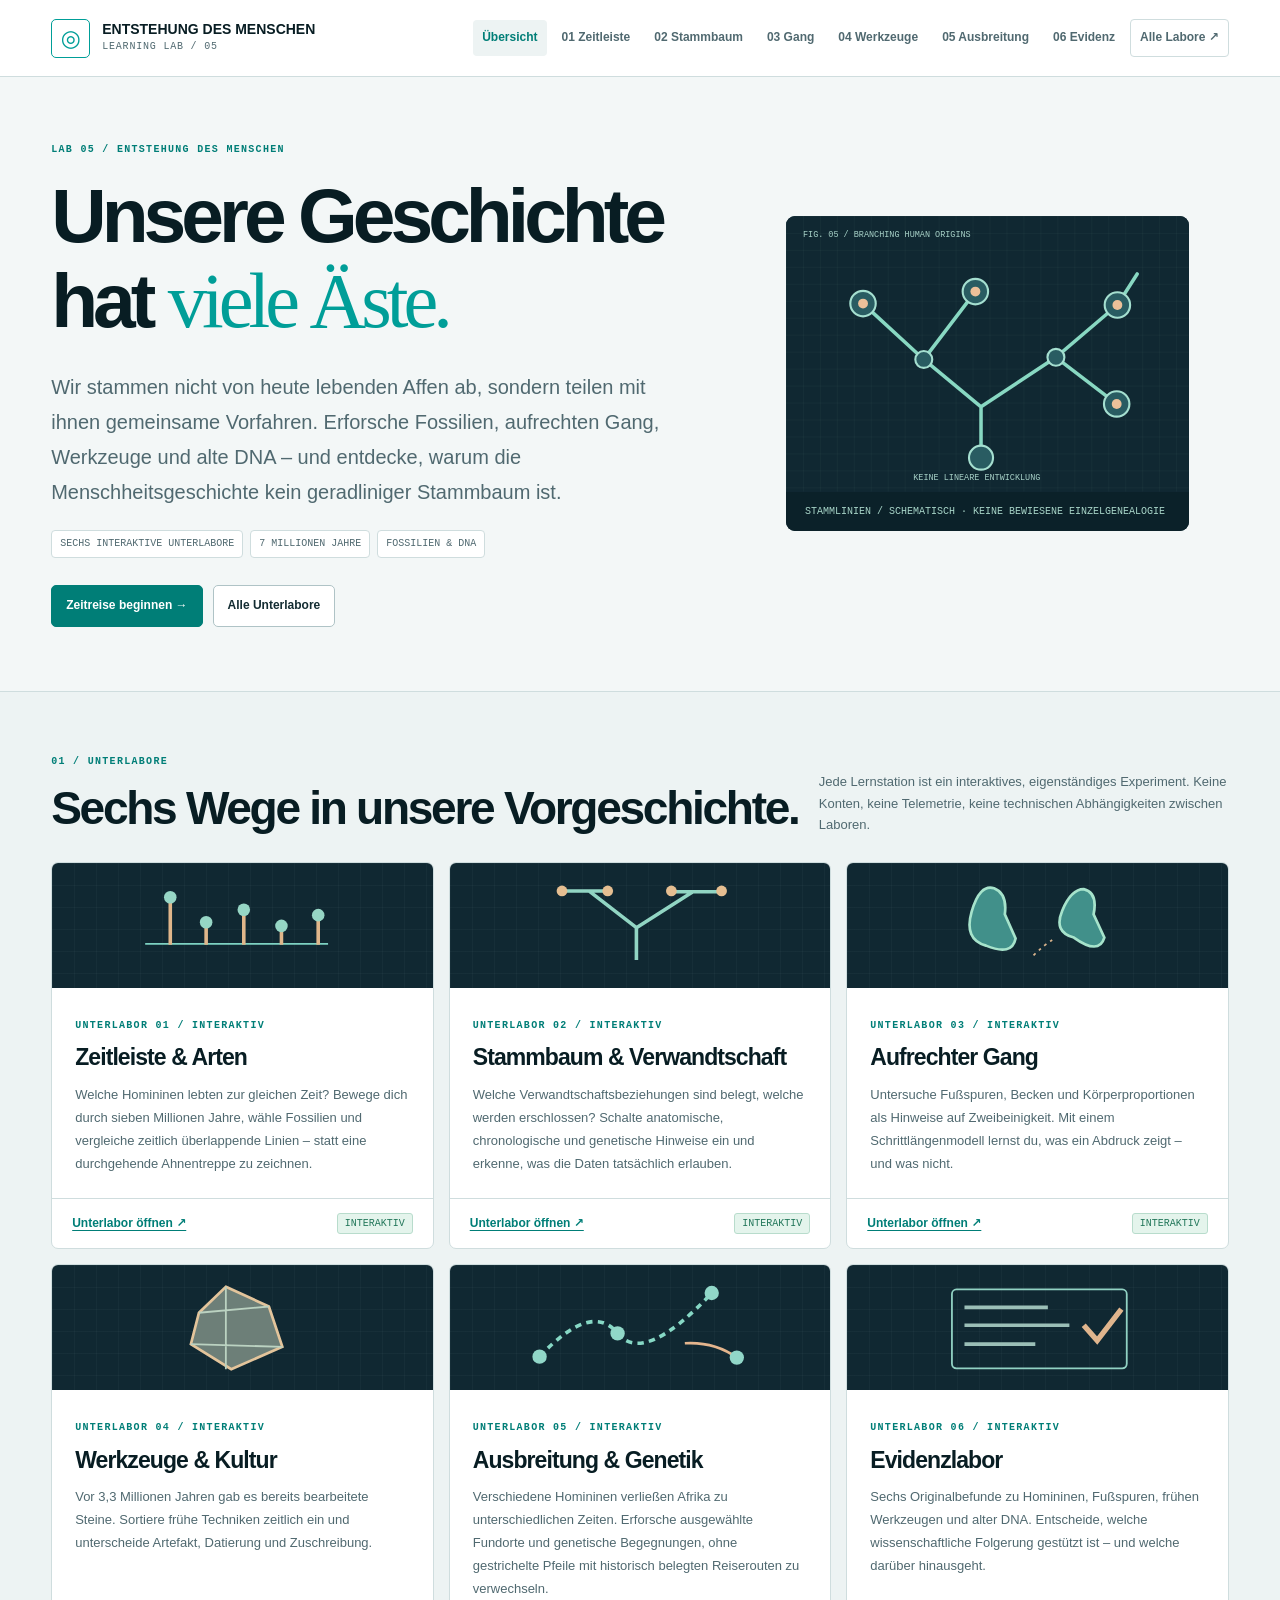
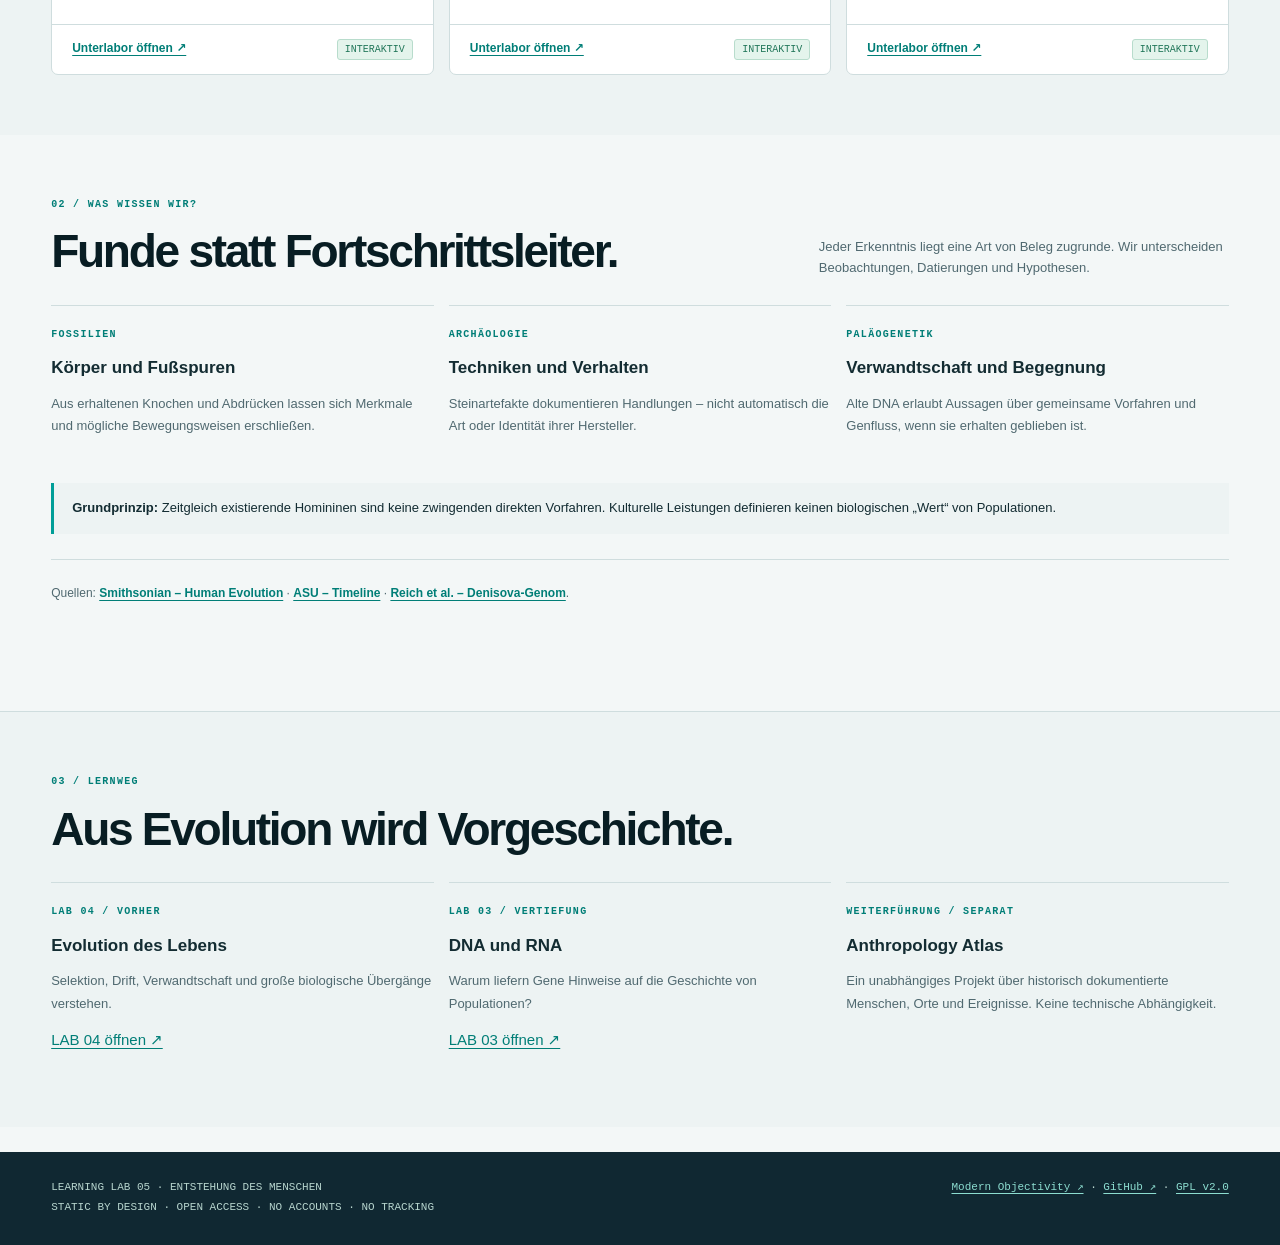
<file: index.html>
<!doctype html><html lang="de"><head><meta charset="utf-8"><meta name="viewport" content="width=device-width,initial-scale=1"><meta name="theme-color" content="#f3f7f7"><meta name="description" content="Sechs interaktive Unterlabore über Homininen, Fossilien, aufrechten Gang, Werkzeuge, Migration und die Evolution des Menschen"><title>Entstehung des Menschen – Learning Lab 05</title><link rel="stylesheet" href="modern-objectivity.css"><link rel="stylesheet" href="human.css"></head><body><a class="ho-skip" href="#main">Zum Inhalt springen</a><header class="ho-header"><div class="ho-wrap ho-header-inner"><a class="ho-brand" href="index.html"><span aria-hidden="true">◎</span><span><strong>ENTSTEHUNG DES MENSCHEN</strong><small>LEARNING LAB / 05</small></span></a><nav class="ho-nav" aria-label="Labor-Navigation"><a href="index.html" aria-current="page">Übersicht</a><a href="01_zeitleiste.html">01 Zeitleiste</a><a href="02_stammbaum.html">02 Stammbaum</a><a href="03_aufrechter_gang.html">03 Gang</a><a href="04_werkzeuge.html">04 Werkzeuge</a><a href="05_ausbreitung.html">05 Ausbreitung</a><a href="06_evidenz.html">06 Evidenz</a><a class="ho-home" href="https://philippklinz.github.io/learning-labs/">Alle Labore ↗</a></nav></div></header><main id="main"><div class="ho-wrap"><section class="ho-hero"><div><span class="ho-eye">LAB 05 / ENTSTEHUNG DES MENSCHEN</span><h1>Unsere Geschichte<br>hat <em>viele Äste.</em></h1><p>Wir stammen nicht von heute lebenden Affen ab, sondern teilen mit ihnen gemeinsame Vorfahren. Erforsche Fossilien, aufrechten Gang, Werkzeuge und alte DNA – und entdecke, warum die Menschheitsgeschichte kein geradliniger Stammbaum ist.</p><div class="ho-tags"><span>SECHS INTERAKTIVE UNTERLABORE</span><span>7 MILLIONEN JAHRE</span><span>FOSSILIEN & DNA</span></div><div class="ho-actions"><a class="ho-action primary" href="01_zeitleiste.html">Zeitreise beginnen →</a><a class="ho-action" href="#labore">Alle Unterlabore</a></div></div><figure class="ho-hero-graphic"><svg viewBox="0 0 570 390" aria-hidden="true"><rect width="570" height="390" fill="#102832"/><defs><pattern id="p" width="24" height="24" patternUnits="userSpaceOnUse"><path d="M24 0H0V24" stroke="#8fb8ae" stroke-opacity=".12" fill="none"/></pattern></defs><rect width="570" height="390" fill="url(#p)"/><path d="M276 342V270L195 203L109 124M195 203L268 107M276 270L382 200L469 126M382 200L468 266M469 126L497 82" fill="none" stroke="#88d8c2" stroke-width="5" stroke-linecap="round"/><g fill="#295c62" stroke="#a5dfd0" stroke-width="3"><circle cx="276" cy="342" r="17"/><circle cx="195" cy="203" r="12"/><circle cx="382" cy="200" r="12"/><circle cx="109" cy="124" r="18"/><circle cx="268" cy="107" r="18"/><circle cx="469" cy="126" r="18"/><circle cx="468" cy="266" r="18"/></g><g fill="#ecc099"><circle cx="109" cy="124" r="7"/><circle cx="268" cy="107" r="7"/><circle cx="469" cy="126" r="7"/><circle cx="468" cy="266" r="7"/></g><g font-family="monospace" font-size="12" fill="#a7d1c7"><text x="24" y="30">FIG. 05 / BRANCHING HUMAN ORIGINS</text><text x="270" y="374" text-anchor="middle">KEINE LINEARE ENTWICKLUNG</text></g></svg><figcaption>STAMMLINIEN / SCHEMATISCH · KEINE BEWIESENE EINZELGENEALOGIE</figcaption></figure></section></div>
<section class="ho-section alt" id="labore"><div class="ho-wrap"><div class="ho-section-heading"><div><span class="ho-eye">01 / UNTERLABORE</span><h2>Sechs Wege in unsere Vorgeschichte.</h2></div><p>Jede Lernstation ist ein interaktives, eigenständiges Experiment. Keine Konten, keine Telemetrie, keine technischen Abhängigkeiten zwischen Laboren.</p></div><div class="ho-card-grid"><article class="ho-card"><div class="ho-card-art"><svg aria-hidden="true" viewBox="0 0 260 116" fill="none"><path d="M22 79H226" stroke="#7dd2c2" stroke-width="2"/><g stroke="#e0b68a" stroke-width="4"><path d="M50 27V80m40-25v25m42-39v39m42-21v21m41-33v33"/></g><g fill="#96d6c5"><circle cx="50" cy="27" r="7"/><circle cx="90" cy="55" r="7"/><circle cx="132" cy="41" r="7"/><circle cx="174" cy="59" r="7"/><circle cx="215" cy="47" r="7"/></g></svg></div><div class="ho-card-body"><span class="ho-eye">UNTERLABOR 01 / INTERAKTIV</span><h3>Zeitleiste & Arten</h3><p>Welche Homininen lebten zur gleichen Zeit? Bewege dich durch sieben Millionen Jahre, wähle Fossilien und vergleiche zeitlich überlappende Linien – statt eine durchgehende Ahnentreppe zu zeichnen.</p></div><div class="ho-card-foot"><a href="01_zeitleiste.html">Unterlabor öffnen ↗</a><span class="ho-tag">INTERAKTIV</span></div></article><article class="ho-card"><div class="ho-card-art"><svg aria-hidden="true" viewBox="0 0 260 116" fill="none"><path d="M126 97V61m0 0-53-41m53 41 63-40M73 20h-31m31 0h21m95 1h-23m23 0h32" stroke="#91d5c3" stroke-width="4" fill="none"/><g fill="#e5be91"><circle cx="43" cy="20" r="6"/><circle cx="94" cy="20" r="6"/><circle cx="165" cy="20" r="6"/><circle cx="221" cy="20" r="6"/></g></svg></div><div class="ho-card-body"><span class="ho-eye">UNTERLABOR 02 / INTERAKTIV</span><h3>Stammbaum & Verwandtschaft</h3><p>Welche Verwandtschaftsbeziehungen sind belegt, welche werden erschlossen? Schalte anatomische, chronologische und genetische Hinweise ein und erkenne, was die Daten tatsächlich erlauben.</p></div><div class="ho-card-foot"><a href="02_stammbaum.html">Unterlabor öffnen ↗</a><span class="ho-tag">INTERAKTIV</span></div></article><article class="ho-card"><div class="ho-card-art"><svg aria-hidden="true" viewBox="0 0 260 116" fill="none"><path d="M72 81q-25-7-16-38t25-26q15 6 12 29l12 27q-4 20-33 8Zm98-9q-23-6-13-30t24-24q16 4 11 28l12 26q-6 20-34 0Z" fill="#41908a" stroke="#a6e3cb" stroke-width="3"/><path d="M125 92q12-12 22-18" stroke="#dab48d" stroke-dasharray="3 5" stroke-width="2"/></svg></div><div class="ho-card-body"><span class="ho-eye">UNTERLABOR 03 / INTERAKTIV</span><h3>Aufrechter Gang</h3><p>Untersuche Fußspuren, Becken und Körperproportionen als Hinweise auf Zweibeinigkeit. Mit einem Schrittlängenmodell lernst du, was ein Abdruck zeigt – und was nicht.</p></div><div class="ho-card-foot"><a href="03_aufrechter_gang.html">Unterlabor öffnen ↗</a><span class="ho-tag">INTERAKTIV</span></div></article><article class="ho-card"><div class="ho-card-art"><svg aria-hidden="true" viewBox="0 0 260 116" fill="none"><path d="M112 12L160 34L175 79L118 104L73 76L82 41Z" fill="#6d7f78" stroke="#e3c49b" stroke-width="3"/><path d="M112 12L112 104M73 76l102 3M82 41l78-7" stroke="#bbd2c1" stroke-width="2" fill="none"/></svg></div><div class="ho-card-body"><span class="ho-eye">UNTERLABOR 04 / INTERAKTIV</span><h3>Werkzeuge & Kultur</h3><p>Vor 3,3 Millionen Jahren gab es bereits bearbeitete Steine. Sortiere frühe Techniken zeitlich ein und unterscheide Artefakt, Datierung und Zuschreibung.</p></div><div class="ho-card-foot"><a href="04_werkzeuge.html">Unterlabor öffnen ↗</a><span class="ho-tag">INTERAKTIV</span></div></article><article class="ho-card"><div class="ho-card-art"><svg aria-hidden="true" viewBox="0 0 260 116" fill="none"><path d="M18 90Q76 28 105 64T210 19" stroke="#86d8c5" stroke-width="4" stroke-dasharray="7 6" fill="none"/><path d="M180 75Q213 73 238 91" stroke="#e4b58d" stroke-width="3" fill="none"/><g fill="#91d7c8"><circle cx="18" cy="90" r="8"/><circle cx="105" cy="64" r="8"/><circle cx="210" cy="19" r="8"/><circle cx="238" cy="91" r="8"/></g></svg></div><div class="ho-card-body"><span class="ho-eye">UNTERLABOR 05 / INTERAKTIV</span><h3>Ausbreitung & Genetik</h3><p>Verschiedene Homininen verließen Afrika zu unterschiedlichen Zeiten. Erforsche ausgewählte Fundorte und genetische Begegnungen, ohne gestrichelte Pfeile mit historisch belegten Reiserouten zu verwechseln.</p></div><div class="ho-card-foot"><a href="05_ausbreitung.html">Unterlabor öffnen ↗</a><span class="ho-tag">INTERAKTIV</span></div></article><article class="ho-card"><div class="ho-card-art"><svg aria-hidden="true" viewBox="0 0 260 116" fill="none"><rect x="34" y="15" width="195" height="88" rx="5" fill="none" stroke="#91d2c3" stroke-width="2"/><path d="M48 35h93M48 55h117M48 76h79" stroke="#9bbfb7" stroke-width="4"/><path d="M181 55l15 17 27-35" stroke="#e0b58d" stroke-width="6" fill="none"/></svg></div><div class="ho-card-body"><span class="ho-eye">UNTERLABOR 06 / INTERAKTIV</span><h3>Evidenzlabor</h3><p>Sechs Originalbefunde zu Homininen, Fußspuren, frühen Werkzeugen und alter DNA. Entscheide, welche wissenschaftliche Folgerung gestützt ist – und welche darüber hinausgeht.</p></div><div class="ho-card-foot"><a href="06_evidenz.html">Unterlabor öffnen ↗</a><span class="ho-tag">INTERAKTIV</span></div></article></div></div></section>
<section class="ho-section"><div class="ho-wrap"><div class="ho-section-heading"><div><span class="ho-eye">02 / WAS WISSEN WIR?</span><h2>Funde statt Fortschrittsleiter.</h2></div><p>Jeder Erkenntnis liegt eine Art von Beleg zugrunde. Wir unterscheiden Beobachtungen, Datierungen und Hypothesen.</p></div><div class="ho-plain-grid"><div class="ho-plain"><span class="ho-eye">FOSSILIEN</span><strong>Körper und Fußspuren</strong><p>Aus erhaltenen Knochen und Abdrücken lassen sich Merkmale und mögliche Bewegungsweisen erschließen.</p></div><div class="ho-plain"><span class="ho-eye">ARCHÄOLOGIE</span><strong>Techniken und Verhalten</strong><p>Steinartefakte dokumentieren Handlungen – nicht automatisch die Art oder Identität ihrer Hersteller.</p></div><div class="ho-plain"><span class="ho-eye">PALÄOGENETIK</span><strong>Verwandtschaft und Begegnung</strong><p>Alte DNA erlaubt Aussagen über gemeinsame Vorfahren und Genfluss, wenn sie erhalten geblieben ist.</p></div></div><div class="ho-tip"><strong>Grundprinzip:</strong> Zeitgleich existierende Homininen sind keine zwingenden direkten Vorfahren. Kulturelle Leistungen definieren keinen biologischen „Wert“ von Populationen.</div><div class="ho-scientific">Quellen: <a href="https://humanorigins.si.edu/education/introduction-human-evolution/">Smithsonian – Human Evolution</a> · <a href="https://iho.asu.edu/accessible-timeline">ASU – Timeline</a> · <a href="https://www.nature.com/articles/nature09710">Reich et al. – Denisova-Genom</a>.</div></div></section>
<section class="ho-section alt"><div class="ho-wrap"><div class="ho-section-heading"><div><span class="ho-eye">03 / LERNWEG</span><h2>Aus Evolution wird Vorgeschichte.</h2></div></div><div class="ho-plain-grid"><div class="ho-plain"><span class="ho-eye">LAB 04 / VORHER</span><strong>Evolution des Lebens</strong><p>Selektion, Drift, Verwandtschaft und große biologische Übergänge verstehen.</p><a href="https://philippklinz.github.io/lab-evolution/">LAB 04 öffnen ↗</a></div><div class="ho-plain"><span class="ho-eye">LAB 03 / VERTIEFUNG</span><strong>DNA und RNA</strong><p>Warum liefern Gene Hinweise auf die Geschichte von Populationen?</p><a href="https://philippklinz.github.io/lab-molecular-biology/">LAB 03 öffnen ↗</a></div><div class="ho-plain"><span class="ho-eye">WEITERFÜHRUNG / SEPARAT</span><strong>Anthropology Atlas</strong><p>Ein unabhängiges Projekt über historisch dokumentierte Menschen, Orte und Ereignisse. Keine technische Abhängigkeit.</p></div></div></div></section></main><footer class="ho-footer"><div class="ho-wrap ho-footer-inner"><span>LEARNING LAB 05 · ENTSTEHUNG DES MENSCHEN<br>STATIC BY DESIGN · OPEN ACCESS · NO ACCOUNTS · NO TRACKING</span><span><a href="https://philippklinz.github.io/modern-objectivity-style/">Modern Objectivity ↗</a> · <a href="https://github.com/philippklinz/lab-human-origins">GitHub ↗</a> · <a href="LICENSE">GPL v2.0</a></span></div></footer></body></html>
</file>
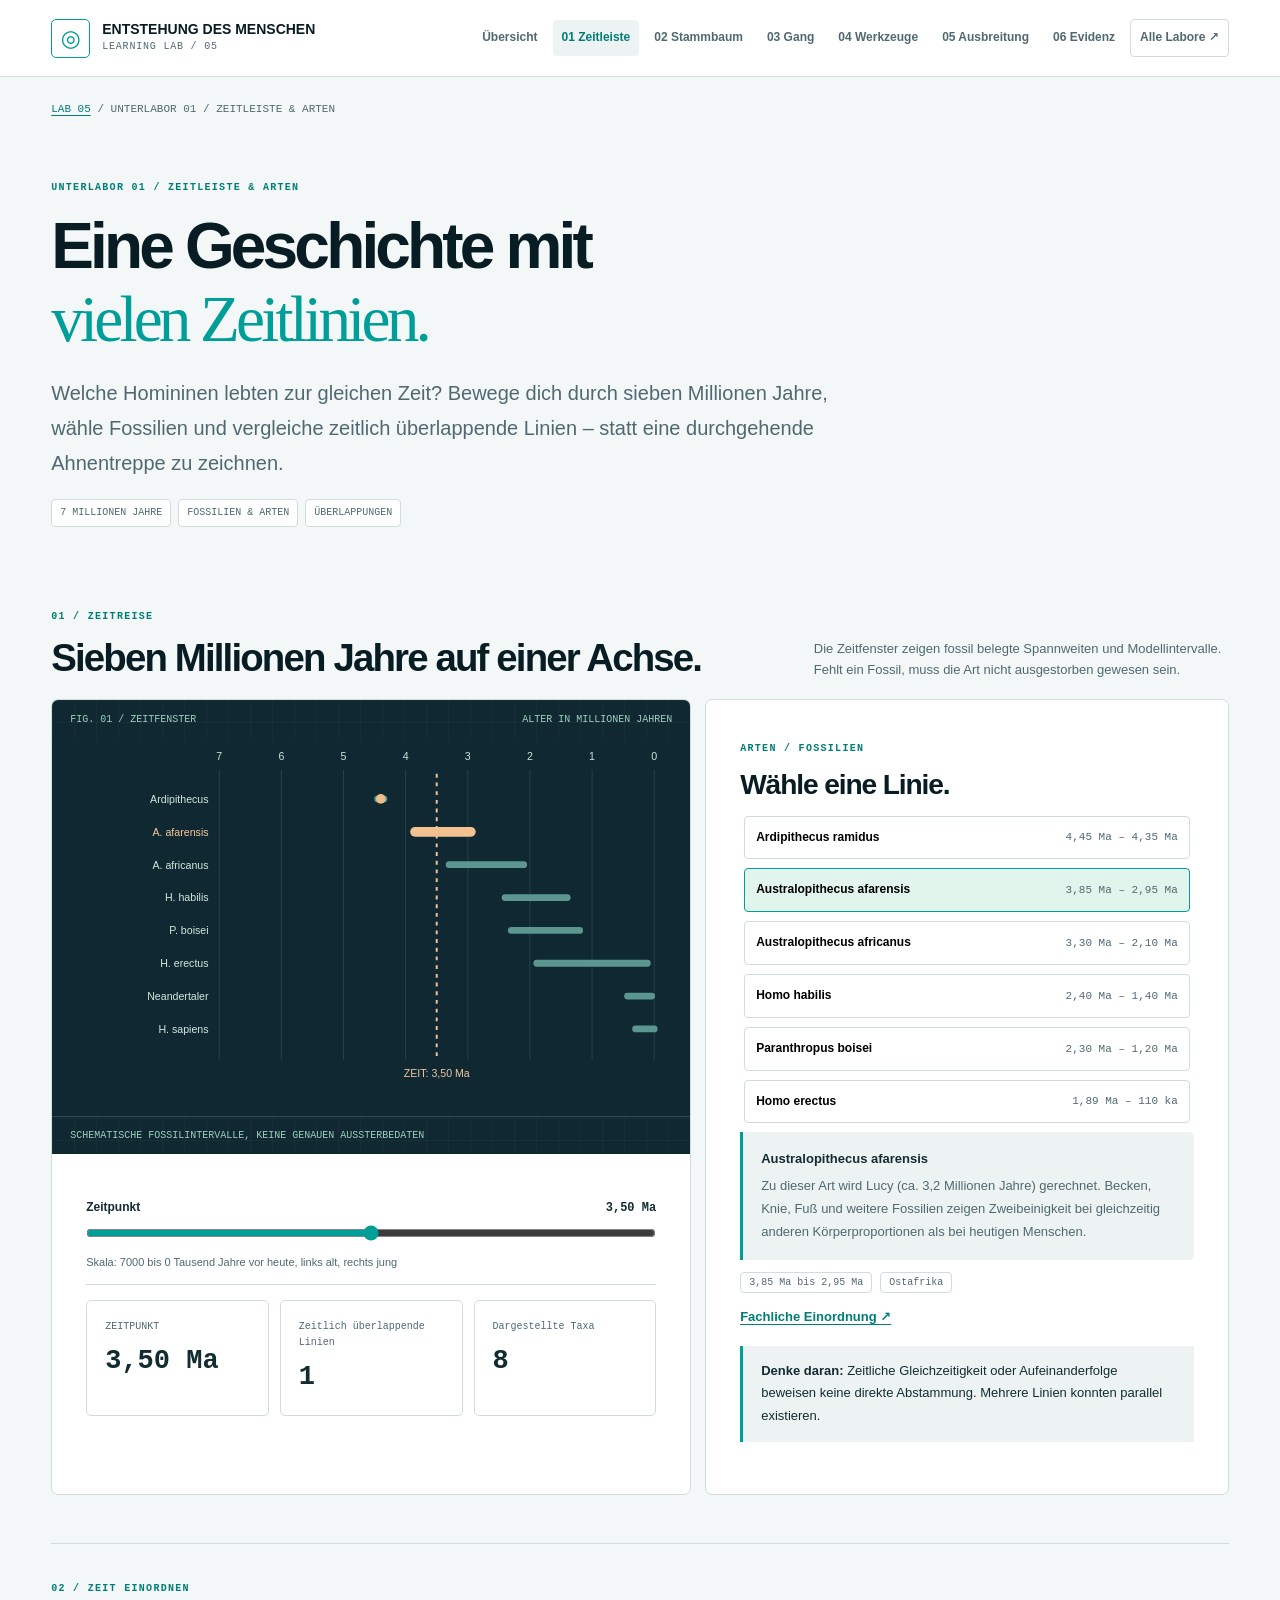
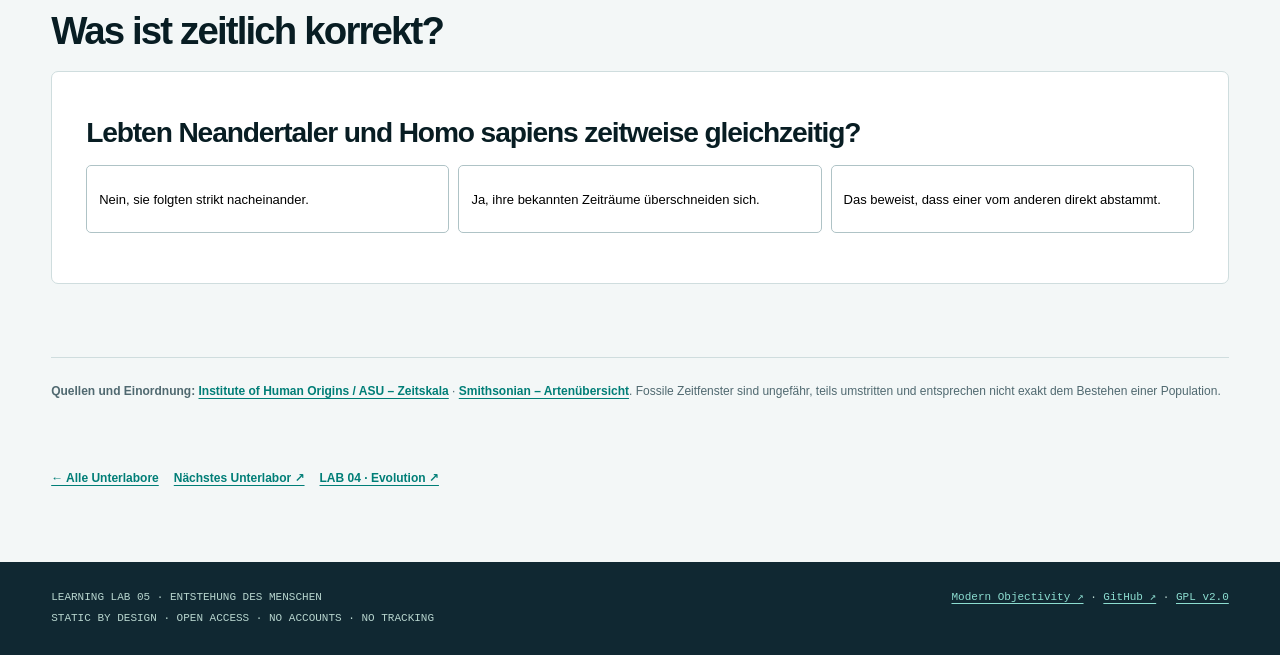
<file: 01_zeitleiste.html>
<!doctype html><html lang="de"><head><meta charset="utf-8"><meta name="viewport" content="width=device-width,initial-scale=1"><meta name="theme-color" content="#f3f7f7"><meta name="description" content="Welche Homininen lebten zur gleichen Zeit? Bewege dich durch sieben Millionen Jahre, wähle Fossilien und vergleiche zeitlich überlappende Linien – statt eine durchgehende Ahnentreppe zu zeichnen."><title>Zeitleiste & Arten – LAB 05 · Entstehung des Menschen</title><link rel="stylesheet" href="modern-objectivity.css"><link rel="stylesheet" href="human.css"><script defer src="human-labs.js"></script></head>
<body data-module="01"><a class="ho-skip" href="#main">Zum Inhalt springen</a><header class="ho-header"><div class="ho-wrap ho-header-inner"><a class="ho-brand" href="index.html"><span aria-hidden="true">◎</span><span><strong>ENTSTEHUNG DES MENSCHEN</strong><small>LEARNING LAB / 05</small></span></a><nav class="ho-nav" aria-label="Labor-Navigation"><a href="index.html">Übersicht</a><a href="01_zeitleiste.html" aria-current="page">01 Zeitleiste</a><a href="02_stammbaum.html">02 Stammbaum</a><a href="03_aufrechter_gang.html">03 Gang</a><a href="04_werkzeuge.html">04 Werkzeuge</a><a href="05_ausbreitung.html">05 Ausbreitung</a><a href="06_evidenz.html">06 Evidenz</a><a class="ho-home" href="https://philippklinz.github.io/learning-labs/">Alle Labore ↗</a></nav></div></header><main id="main" class="ho-wrap"><div class="ho-crumb"><a href="index.html">LAB 05</a> / UNTERLABOR 01 / ZEITLEISTE & ARTEN</div><section class="ho-intro"><span class="ho-eye">UNTERLABOR 01 / ZEITLEISTE & ARTEN</span><h1>Eine Geschichte mit<br><em>vielen Zeitlinien.</em></h1><p>Welche Homininen lebten zur gleichen Zeit? Bewege dich durch sieben Millionen Jahre, wähle Fossilien und vergleiche zeitlich überlappende Linien – statt eine durchgehende Ahnentreppe zu zeichnen.</p><div class="ho-tags"><span>7 MILLIONEN JAHRE</span><span>FOSSILIEN & ARTEN</span><span>ÜBERLAPPUNGEN</span></div></section><section class="ho-lab-section"><div class="ho-lab-head"><div><span class="ho-eye">01 / ZEITREISE</span><h2>Sieben Millionen Jahre auf einer Achse.</h2></div><p>Die Zeitfenster zeigen fossil belegte Spannweiten und Modellintervalle. Fehlt ein Fossil, muss die Art nicht ausgestorben gewesen sein.</p></div>
<div class="ho-grid"><div class="ho-pane"><div class="ho-dark"><div class="ho-dark-head"><span>FIG. 01 / ZEITFENSTER</span><span>ALTER IN MILLIONEN JAHREN</span></div><svg id="time-chart" class="ho-chart" viewBox="0 0 660 390" role="img" aria-label="Übersicht der fossil dokumentierten Homininen und ihrer zeitlichen Überlappungen"></svg><div class="ho-dark-foot">SCHEMATISCHE FOSSILINTERVALLE, KEINE GENAUEN AUSSTERBEDATEN</div></div>
<div class="ho-pad"><div class="ho-control"><label for="time-age">Zeitpunkt <strong id="time-age-label">3,5 Ma</strong></label><input type="range" id="time-age" min="0" max="7000" step="25" value="3500"><small>Skala: 7000 bis 0 Tausend Jahre vor heute, links alt, rechts jung</small></div><div class="ho-metrics"><div class="ho-metric"><small>ZEITPUNKT</small><strong id="time-now">3,50 Ma</strong></div><div class="ho-metric"><small>Zeitlich überlappende Linien</small><strong id="time-overlap">–</strong></div><div class="ho-metric"><small>Dargestellte Taxa</small><strong id="time-count">8</strong></div></div></div></div>
<div class="ho-pane"><div class="ho-pad"><span class="ho-eye">ARTEN / FOSSILIEN</span><h3>Wähle eine Linie.</h3><div id="time-species" class="ho-timeline-list" role="group" aria-label="Homininen auswählen"></div><div class="ho-info"><strong id="time-title">Australopithecus afarensis</strong><p id="time-description"></p></div><div class="ho-badge-row"><span id="time-range"></span><span id="time-place"></span></div><p class="ho-source-link"><a id="time-source" target="_blank" rel="noopener noreferrer">Fachliche Einordnung ↗</a></p><div class="ho-tip"><strong>Denke daran:</strong> Zeitliche Gleichzeitigkeit oder Aufeinanderfolge beweisen keine direkte Abstammung. Mehrere Linien konnten parallel existieren.</div></div></div></div>
</section><section class="ho-lab-section"><div class="ho-lab-head"><div><span class="ho-eye">02 / ZEIT EINORDNEN</span><h2>Was ist zeitlich korrekt?</h2></div></div><div class="ho-pane ho-pad"><h3>Lebten Neandertaler und Homo sapiens zeitweise gleichzeitig?</h3><div id="time-quiz" class="ho-answer" data-answer="1"><button type="button">Nein, sie folgten strikt nacheinander.</button><button type="button">Ja, ihre bekannten Zeiträume überschneiden sich.</button><button type="button">Das beweist, dass einer vom anderen direkt abstammt.</button></div><div id="time-quiz-feedback" class="ho-feedback" role="status" aria-live="polite"></div></div></section><section class="ho-scientific" aria-label="Quellen und Modellgrenzen"><strong>Quellen und Einordnung:</strong> <a href="https://iho.asu.edu/accessible-timeline" target="_blank" rel="noopener noreferrer">Institute of Human Origins / ASU – Zeitskala</a> · <a href="https://humanorigins.si.edu/evidence/human-fossils/species" target="_blank" rel="noopener noreferrer">Smithsonian – Artenübersicht</a>. Fossile Zeitfenster sind ungefähr, teils umstritten und entsprechen nicht exakt dem Bestehen einer Population.</section><nav class="ho-bottom-nav" aria-label="Weiterführende Labore"><a href="index.html">← Alle Unterlabore</a><a href="02_stammbaum.html">Nächstes Unterlabor ↗</a><a href="https://philippklinz.github.io/lab-evolution/">LAB 04 · Evolution ↗</a></nav></main><footer class="ho-footer"><div class="ho-wrap ho-footer-inner"><span>LEARNING LAB 05 · ENTSTEHUNG DES MENSCHEN<br>STATIC BY DESIGN · OPEN ACCESS · NO ACCOUNTS · NO TRACKING</span><span><a href="https://philippklinz.github.io/modern-objectivity-style/">Modern Objectivity ↗</a> · <a href="https://github.com/philippklinz/lab-human-origins">GitHub ↗</a> · <a href="LICENSE">GPL v2.0</a></span></div></footer></body></html>
</file>
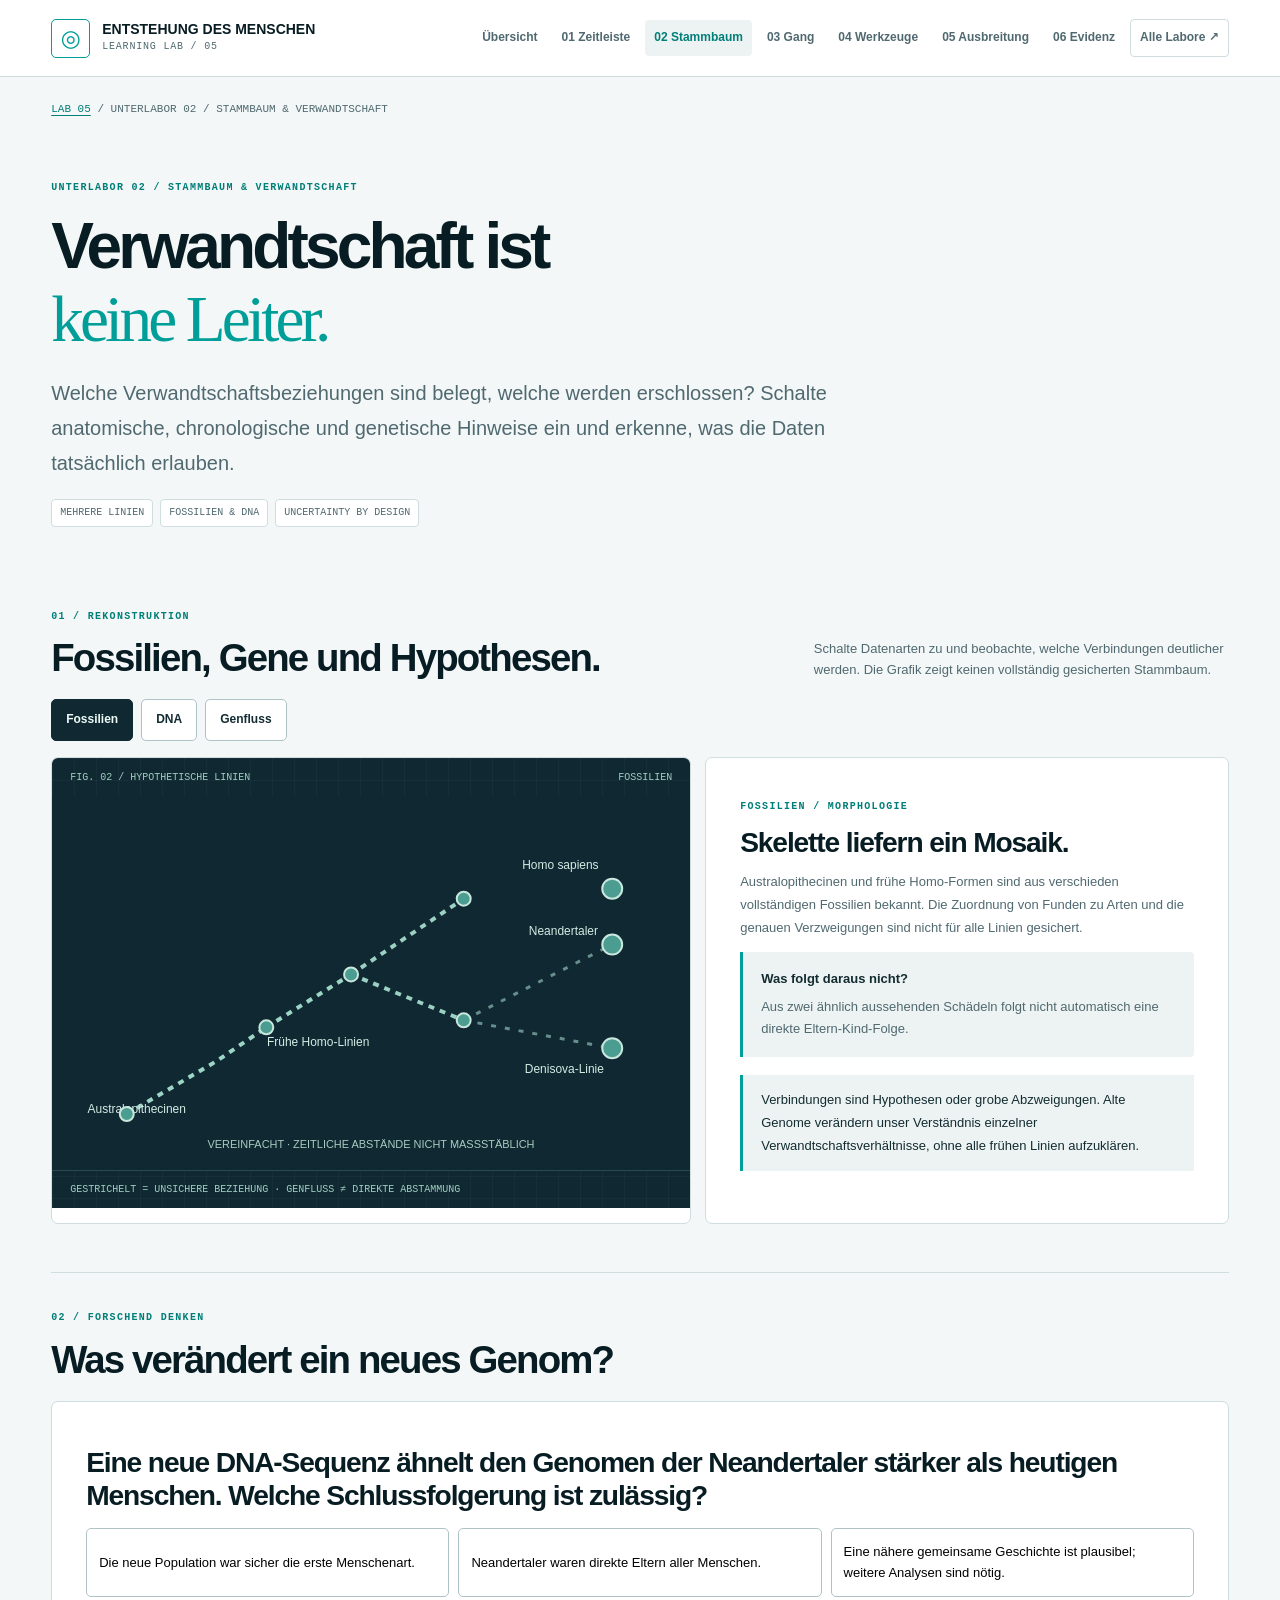
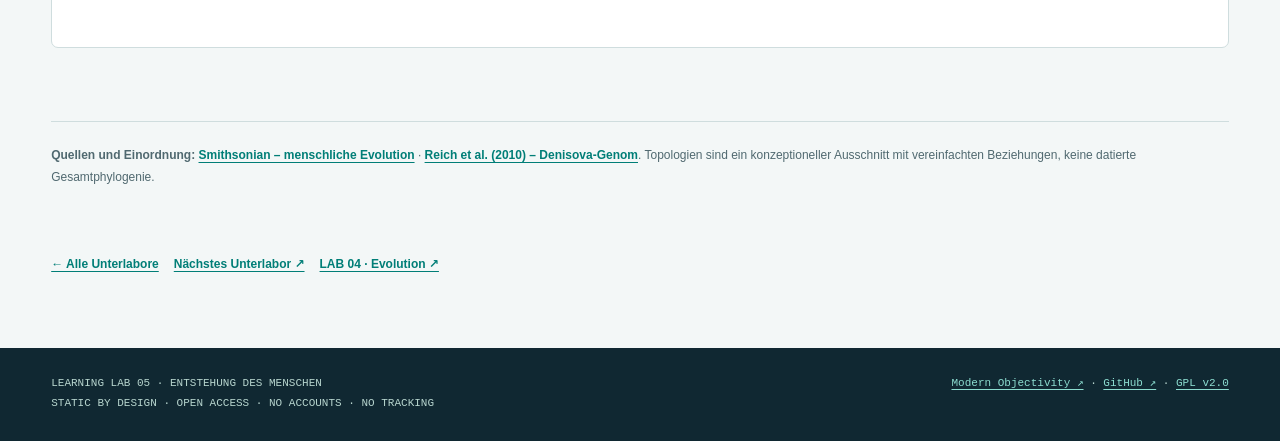
<file: 02_stammbaum.html>
<!doctype html><html lang="de"><head><meta charset="utf-8"><meta name="viewport" content="width=device-width,initial-scale=1"><meta name="theme-color" content="#f3f7f7"><meta name="description" content="Welche Verwandtschaftsbeziehungen sind belegt, welche werden erschlossen? Schalte anatomische, chronologische und genetische Hinweise ein und erkenne, was die Daten tatsächlich erlauben."><title>Stammbaum & Verwandtschaft – LAB 05 · Entstehung des Menschen</title><link rel="stylesheet" href="modern-objectivity.css"><link rel="stylesheet" href="human.css"><script defer src="human-labs.js"></script></head>
<body data-module="02"><a class="ho-skip" href="#main">Zum Inhalt springen</a><header class="ho-header"><div class="ho-wrap ho-header-inner"><a class="ho-brand" href="index.html"><span aria-hidden="true">◎</span><span><strong>ENTSTEHUNG DES MENSCHEN</strong><small>LEARNING LAB / 05</small></span></a><nav class="ho-nav" aria-label="Labor-Navigation"><a href="index.html">Übersicht</a><a href="01_zeitleiste.html">01 Zeitleiste</a><a href="02_stammbaum.html" aria-current="page">02 Stammbaum</a><a href="03_aufrechter_gang.html">03 Gang</a><a href="04_werkzeuge.html">04 Werkzeuge</a><a href="05_ausbreitung.html">05 Ausbreitung</a><a href="06_evidenz.html">06 Evidenz</a><a class="ho-home" href="https://philippklinz.github.io/learning-labs/">Alle Labore ↗</a></nav></div></header><main id="main" class="ho-wrap"><div class="ho-crumb"><a href="index.html">LAB 05</a> / UNTERLABOR 02 / STAMMBAUM & VERWANDTSCHAFT</div><section class="ho-intro"><span class="ho-eye">UNTERLABOR 02 / STAMMBAUM & VERWANDTSCHAFT</span><h1>Verwandtschaft ist<br><em>keine Leiter.</em></h1><p>Welche Verwandtschaftsbeziehungen sind belegt, welche werden erschlossen? Schalte anatomische, chronologische und genetische Hinweise ein und erkenne, was die Daten tatsächlich erlauben.</p><div class="ho-tags"><span>MEHRERE LINIEN</span><span>FOSSILIEN & DNA</span><span>UNCERTAINTY BY DESIGN</span></div></section><section class="ho-lab-section"><div class="ho-lab-head"><div><span class="ho-eye">01 / REKONSTRUKTION</span><h2>Fossilien, Gene und Hypothesen.</h2></div><p>Schalte Datenarten zu und beobachte, welche Verbindungen deutlicher werden. Die Grafik zeigt keinen vollständig gesicherten Stammbaum.</p></div><div class="ho-buttons" role="group" aria-label="Evidenzarten wählen"><button type="button" class="ho-button" data-layer="fossils" aria-pressed="true">Fossilien</button><button type="button" class="ho-button" data-layer="genomes" aria-pressed="false">DNA</button><button type="button" class="ho-button" data-layer="admixture" aria-pressed="false">Genfluss</button></div>
<div class="ho-grid"><div class="ho-pane"><div class="ho-dark"><div class="ho-dark-head"><span>FIG. 02 / HYPOTHETISCHE LINIEN</span><span id="tree-mode">FOSSILIEN</span></div><svg id="kin-chart" class="ho-chart" viewBox="0 0 640 375" role="img" aria-label="Konzeptuelle Beziehungen von Australopithecinen, Homo sapiens, Neandertalern und Denisova-Linien"></svg><div class="ho-dark-foot">GESTRICHELT = UNSICHERE BEZIEHUNG · GENFLUSS ≠ DIREKTE ABSTAMMUNG</div></div></div><div class="ho-pane"><div class="ho-pad"><span class="ho-eye" id="tree-kind">MORPHOLOGIE</span><h3 id="tree-name">Was zeigen Fossilien?</h3><p id="tree-story"></p><div class="ho-info"><strong>Was folgt daraus nicht?</strong><p id="tree-limit"></p></div><div class="ho-tip" id="tree-conclusion" role="status">Fossilüberlieferung ist lückenhaft. Manche genaue Verzweigungen sind umstritten.</div></div></div></div></section>
<section class="ho-lab-section"><div class="ho-lab-head"><div><span class="ho-eye">02 / FORSCHEND DENKEN</span><h2>Was verändert ein neues Genom?</h2></div></div><div class="ho-pane ho-pad"><h3>Eine neue DNA-Sequenz ähnelt den Genomen der Neandertaler stärker als heutigen Menschen. Welche Schlussfolgerung ist zulässig?</h3><div class="ho-answer" id="tree-quiz" data-answer="2"><button type="button">Die neue Population war sicher die erste Menschenart.</button><button type="button">Neandertaler waren direkte Eltern aller Menschen.</button><button type="button">Eine nähere gemeinsame Geschichte ist plausibel; weitere Analysen sind nötig.</button></div><div id="tree-quiz-feedback" class="ho-feedback" role="status" aria-live="polite"></div></div></section><section class="ho-scientific" aria-label="Quellen und Modellgrenzen"><strong>Quellen und Einordnung:</strong> <a href="https://humanorigins.si.edu/education/introduction-human-evolution" target="_blank" rel="noopener noreferrer">Smithsonian – menschliche Evolution</a> · <a href="https://www.nature.com/articles/nature09710" target="_blank" rel="noopener noreferrer">Reich et al. (2010) – Denisova-Genom</a>. Topologien sind ein konzeptioneller Ausschnitt mit vereinfachten Beziehungen, keine datierte Gesamtphylogenie.</section><nav class="ho-bottom-nav" aria-label="Weiterführende Labore"><a href="index.html">← Alle Unterlabore</a><a href="03_aufrechter_gang.html">Nächstes Unterlabor ↗</a><a href="https://philippklinz.github.io/lab-evolution/">LAB 04 · Evolution ↗</a></nav></main><footer class="ho-footer"><div class="ho-wrap ho-footer-inner"><span>LEARNING LAB 05 · ENTSTEHUNG DES MENSCHEN<br>STATIC BY DESIGN · OPEN ACCESS · NO ACCOUNTS · NO TRACKING</span><span><a href="https://philippklinz.github.io/modern-objectivity-style/">Modern Objectivity ↗</a> · <a href="https://github.com/philippklinz/lab-human-origins">GitHub ↗</a> · <a href="LICENSE">GPL v2.0</a></span></div></footer></body></html>
</file>
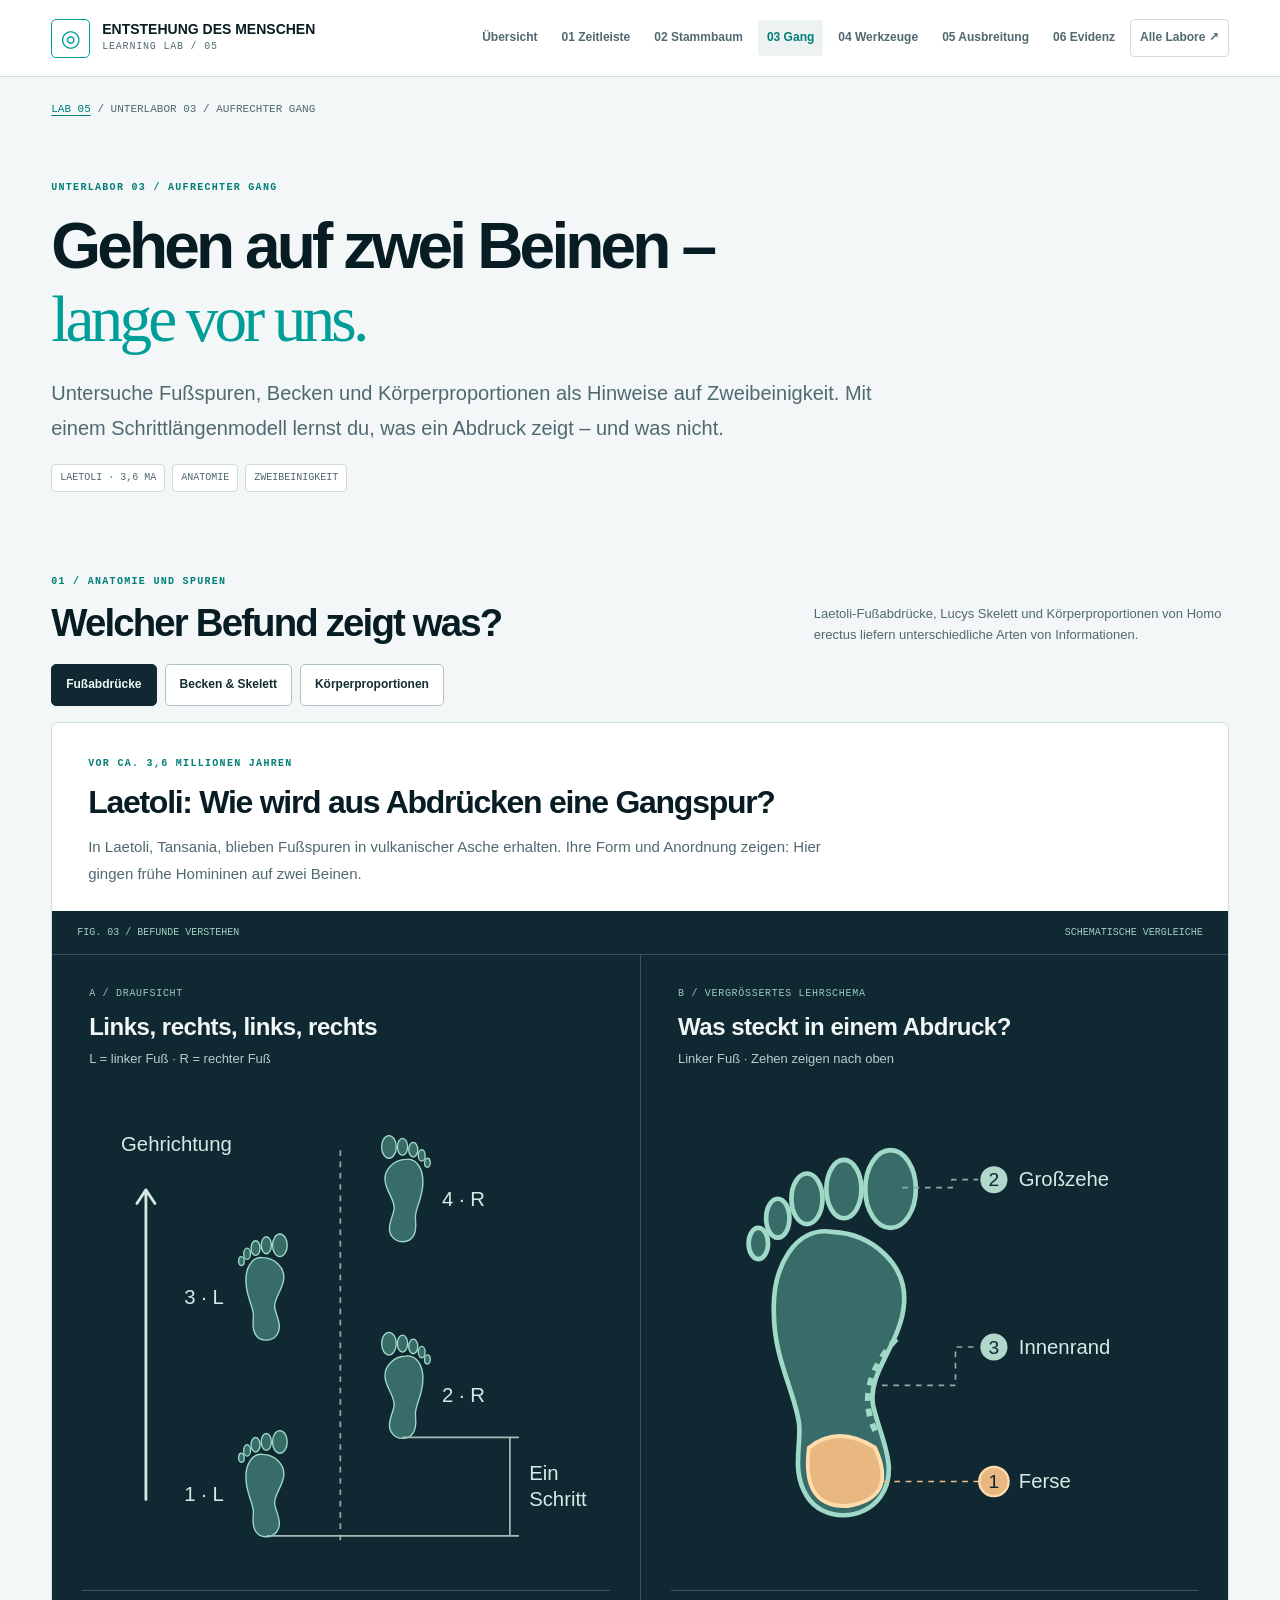
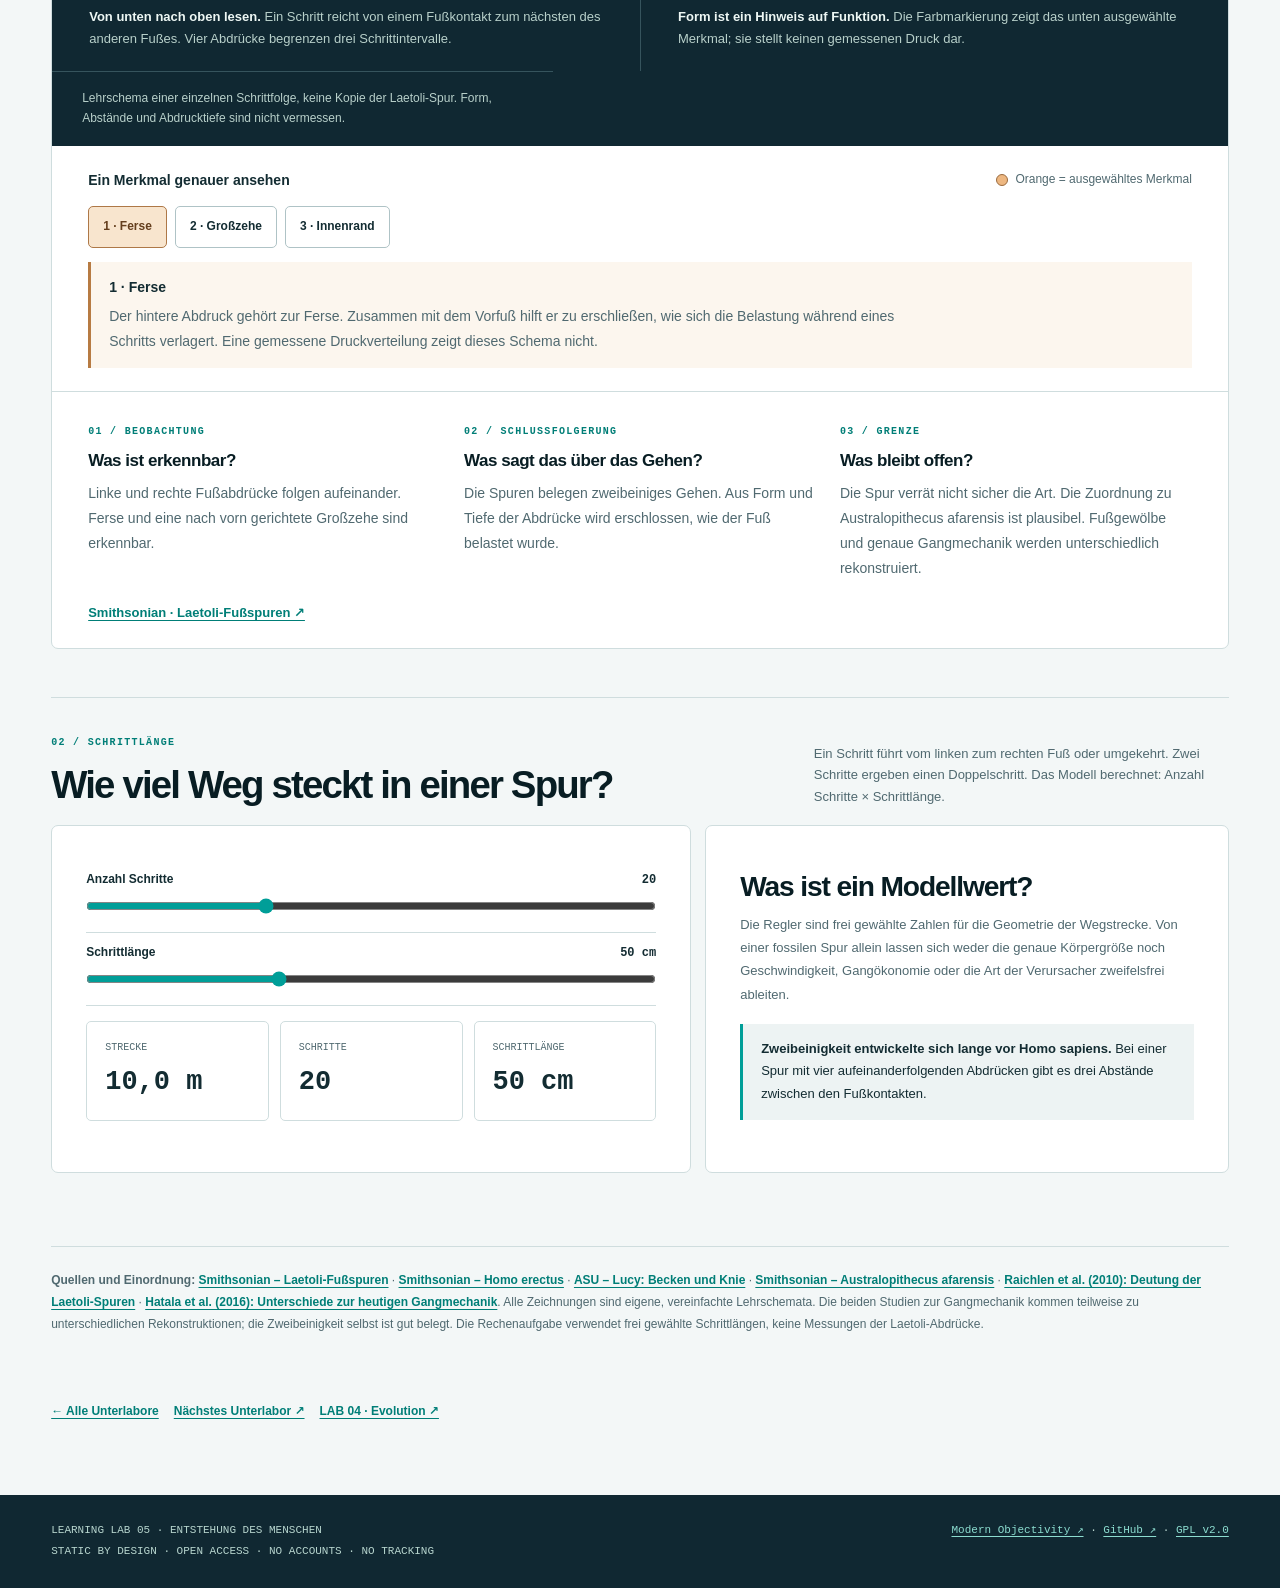
<file: 03_aufrechter_gang.html>
<!doctype html><html lang="de"><head><meta charset="utf-8"><meta name="viewport" content="width=device-width,initial-scale=1"><meta name="theme-color" content="#f3f7f7"><meta name="description" content="Untersuche Fußspuren, Becken und Körperproportionen als Hinweise auf Zweibeinigkeit. Mit einem Schrittlängenmodell lernst du, was ein Abdruck zeigt – und was nicht."><title>Aufrechter Gang – LAB 05 · Entstehung des Menschen</title><link rel="stylesheet" href="modern-objectivity.css"><link rel="stylesheet" href="human.css?v=20261122-gait"><script defer src="human-labs.js?v=20261122-gait"></script></head>
<body data-module="03"><a class="ho-skip" href="#main">Zum Inhalt springen</a><header class="ho-header"><div class="ho-wrap ho-header-inner"><a class="ho-brand" href="index.html"><span aria-hidden="true">◎</span><span><strong>ENTSTEHUNG DES MENSCHEN</strong><small>LEARNING LAB / 05</small></span></a><nav class="ho-nav" aria-label="Labor-Navigation"><a href="index.html">Übersicht</a><a href="01_zeitleiste.html">01 Zeitleiste</a><a href="02_stammbaum.html">02 Stammbaum</a><a href="03_aufrechter_gang.html" aria-current="page">03 Gang</a><a href="04_werkzeuge.html">04 Werkzeuge</a><a href="05_ausbreitung.html">05 Ausbreitung</a><a href="06_evidenz.html">06 Evidenz</a><a class="ho-home" href="https://philippklinz.github.io/learning-labs/">Alle Labore ↗</a></nav></div></header><main id="main" class="ho-wrap"><div class="ho-crumb"><a href="index.html">LAB 05</a> / UNTERLABOR 03 / AUFRECHTER GANG</div><section class="ho-intro"><span class="ho-eye">UNTERLABOR 03 / AUFRECHTER GANG</span><h1>Gehen auf zwei Beinen –<br><em>lange vor uns.</em></h1><p>Untersuche Fußspuren, Becken und Körperproportionen als Hinweise auf Zweibeinigkeit. Mit einem Schrittlängenmodell lernst du, was ein Abdruck zeigt – und was nicht.</p><div class="ho-tags"><span>LAETOLI · 3,6 MA</span><span>ANATOMIE</span><span>ZWEIBEINIGKEIT</span></div></section><section class="ho-lab-section"><div class="ho-lab-head"><div><span class="ho-eye">01 / ANATOMIE UND SPUREN</span><h2>Welcher Befund zeigt was?</h2></div><p>Laetoli-Fußabdrücke, Lucys Skelett und Körperproportionen von Homo erectus liefern unterschiedliche Arten von Informationen.</p></div><div class="ho-buttons" id="walk-tabs" role="group" aria-label="Befund auswählen" aria-controls="walk-exhibit"><button type="button" class="ho-button" data-walk="laetoli" aria-pressed="true">Fußabdrücke</button><button type="button" class="ho-button" data-walk="lucy" aria-pressed="false">Becken & Skelett</button><button type="button" class="ho-button" data-walk="erectus" aria-pressed="false">Körperproportionen</button></div>
<article class="ho-pane walk-exhibit" id="walk-exhibit" aria-labelledby="walk-name">
 <header class="walk-overview"><span class="ho-eye" id="walk-date">VOR CA. 3,6 MILLIONEN JAHREN</span><h3 id="walk-name">Laetoli-Fußspuren</h3><p id="walk-text"></p></header>
 <div class="walk-stage">
  <div class="ho-dark-head"><span>FIG. 03 / BEFUNDE VERSTEHEN</span><span>SCHEMATISCHE VERGLEICHE</span></div>
  <div class="walk-visual-grid" id="walk-art"></div>
  <p class="walk-note" id="walk-note"></p>
 </div>
 <div class="walk-inspect">
  <div class="walk-inspect-heading"><strong>Ein Merkmal genauer ansehen</strong><span class="walk-legend"><i aria-hidden="true"></i> Orange = ausgewähltes Merkmal</span></div>
  <div class="ho-buttons" id="walk-details" role="group" aria-label="Anatomisches Merkmal hervorheben"></div>
  <div class="walk-detail" id="walk-detail" role="status" aria-live="polite" aria-atomic="true"><strong id="walk-detail-title"></strong><p id="walk-detail-text"></p></div>
 </div>
 <div class="walk-evidence">
  <div><span class="ho-eye">01 / BEOBACHTUNG</span><h4>Was ist erkennbar?</h4><p id="walk-fact"></p></div>
  <div><span class="ho-eye">02 / SCHLUSSFOLGERUNG</span><h4>Was sagt das über das Gehen?</h4><p id="walk-inference"></p></div>
  <div><span class="ho-eye">03 / GRENZE</span><h4>Was bleibt offen?</h4><p id="walk-limit"></p></div>
 </div>
 <p class="ho-source-link walk-source"><a id="walk-source" target="_blank" rel="noopener noreferrer">Quelle öffnen ↗</a></p>
</article>
<noscript><p class="ho-tip">Die interaktiven Vergleiche benötigen JavaScript. Fußspuren belegen zweibeiniges Gehen; Lucys Becken und nach innen geneigte Oberschenkel zeigen Anpassungen daran. Früher Homo erectus hatte relativ längere Beine und kürzere Arme. Die Quellen unten erklären diese Befunde.</p></noscript>
</section>
<section class="ho-lab-section"><div class="ho-lab-head"><div><span class="ho-eye">02 / SCHRITTLÄNGE</span><h2>Wie viel Weg steckt in einer Spur?</h2></div><p>Ein Schritt führt vom linken zum rechten Fuß oder umgekehrt. Zwei Schritte ergeben einen Doppelschritt. Das Modell berechnet: Anzahl Schritte × Schrittlänge.</p></div>
<div class="ho-grid"><div class="ho-pane"><div class="ho-pad"><div class="ho-control"><label for="walk-steps">Anzahl Schritte <strong id="walk-steps-val">20</strong></label><input type="range" id="walk-steps" min="2" max="60" step="1" value="20"></div><div class="ho-control"><label for="walk-length">Schrittlänge <strong id="walk-length-val">50 cm</strong></label><input type="range" id="walk-length" min="20" max="110" step="5" value="50"></div><div class="ho-metrics"><div class="ho-metric"><small>STRECKE</small><strong id="walk-distance">10,0 m</strong></div><div class="ho-metric"><small>SCHRITTE</small><strong id="walk-number">20</strong></div><div class="ho-metric"><small>SCHRITTLÄNGE</small><strong id="walk-cm">50 cm</strong></div></div></div></div><div class="ho-pane"><div class="ho-pad"><h3>Was ist ein Modellwert?</h3><p>Die Regler sind frei gewählte Zahlen für die Geometrie der Wegstrecke. Von einer fossilen Spur allein lassen sich weder die genaue Körpergröße noch Geschwindigkeit, Gangökonomie oder die Art der Verursacher zweifelsfrei ableiten.</p><div class="ho-tip"><strong>Zweibeinigkeit entwickelte sich lange vor Homo sapiens.</strong> Bei einer Spur mit vier aufeinanderfolgenden Abdrücken gibt es drei Abstände zwischen den Fußkontakten.</div></div></div></div></section><section class="ho-scientific" aria-label="Quellen und Modellgrenzen"><strong>Quellen und Einordnung:</strong> <a href="https://humanorigins.si.edu/evidence/behavior/footprints/laetoli-footprint-trails" target="_blank" rel="noopener noreferrer">Smithsonian – Laetoli-Fußspuren</a> · <a href="https://humanorigins.si.edu/evidence/human-fossils/species/homo-erectus" target="_blank" rel="noopener noreferrer">Smithsonian – Homo erectus</a> · <a href="https://iho.asu.edu/node/15" target="_blank" rel="noopener noreferrer">ASU – Lucy: Becken und Knie</a> · <a href="https://humanorigins.si.edu/evidence/human-fossils/species/australopithecus-afarensis" target="_blank" rel="noopener noreferrer">Smithsonian – Australopithecus afarensis</a> · <a href="https://doi.org/10.1371/journal.pone.0009769" target="_blank" rel="noopener noreferrer">Raichlen et al. (2010): Deutung der Laetoli-Spuren</a> · <a href="https://doi.org/10.1098/rspb.2016.0235" target="_blank" rel="noopener noreferrer">Hatala et al. (2016): Unterschiede zur heutigen Gangmechanik</a>. Alle Zeichnungen sind eigene, vereinfachte Lehrschemata. Die beiden Studien zur Gangmechanik kommen teilweise zu unterschiedlichen Rekonstruktionen; die Zweibeinigkeit selbst ist gut belegt. Die Rechenaufgabe verwendet frei gewählte Schrittlängen, keine Messungen der Laetoli-Abdrücke.</section><nav class="ho-bottom-nav" aria-label="Weiterführende Labore"><a href="index.html">← Alle Unterlabore</a><a href="04_werkzeuge.html">Nächstes Unterlabor ↗</a><a href="https://philippklinz.github.io/lab-evolution/">LAB 04 · Evolution ↗</a></nav></main><footer class="ho-footer"><div class="ho-wrap ho-footer-inner"><span>LEARNING LAB 05 · ENTSTEHUNG DES MENSCHEN<br>STATIC BY DESIGN · OPEN ACCESS · NO ACCOUNTS · NO TRACKING</span><span><a href="https://philippklinz.github.io/modern-objectivity-style/">Modern Objectivity ↗</a> · <a href="https://github.com/philippklinz/lab-human-origins">GitHub ↗</a> · <a href="LICENSE">GPL v2.0</a></span></div></footer></body></html>
</file>
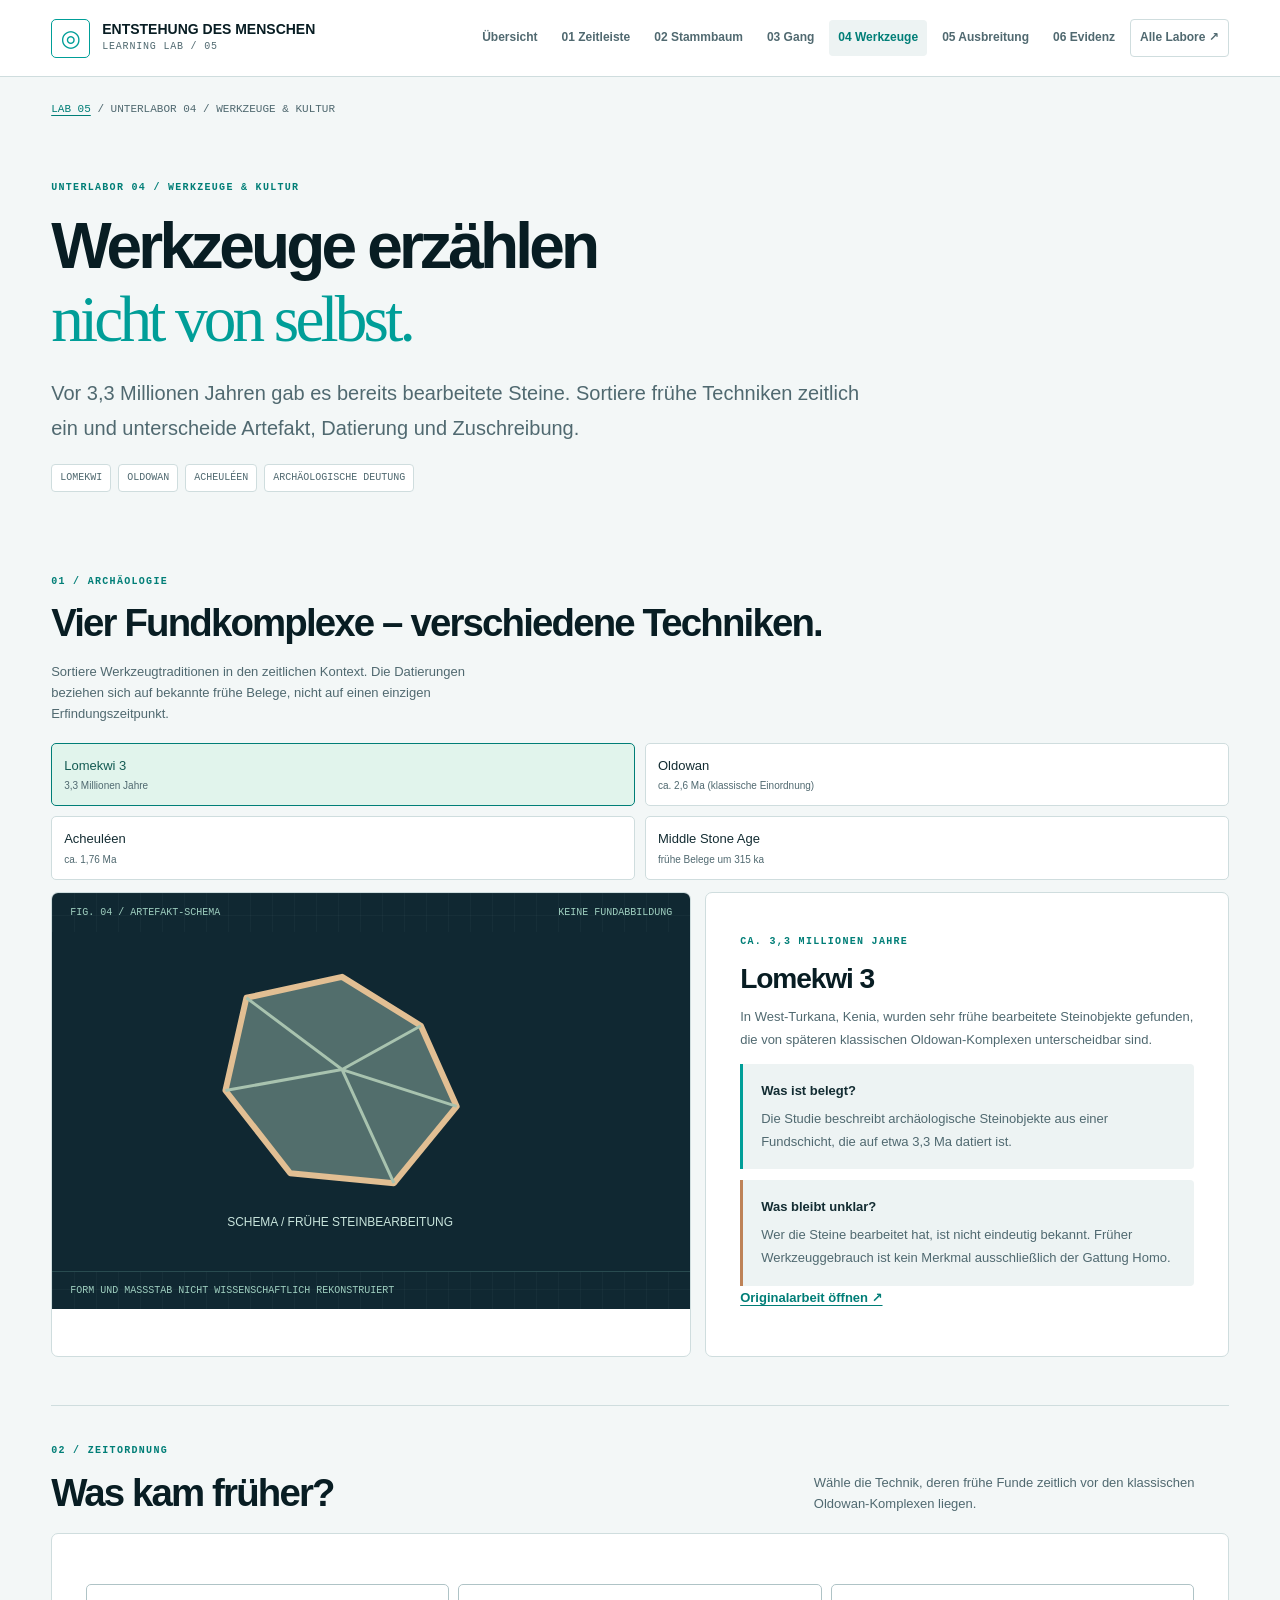
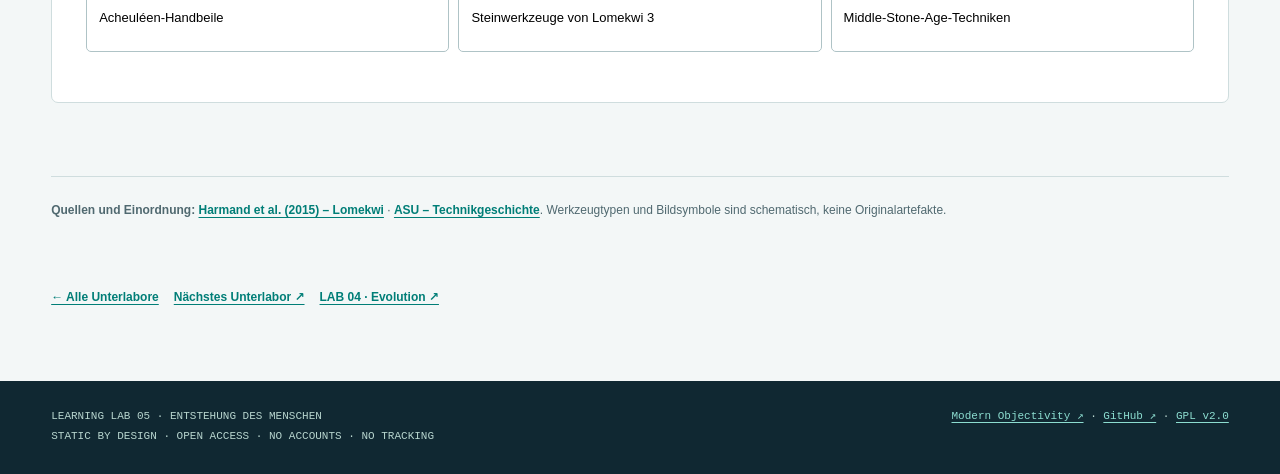
<file: 04_werkzeuge.html>
<!doctype html><html lang="de"><head><meta charset="utf-8"><meta name="viewport" content="width=device-width,initial-scale=1"><meta name="theme-color" content="#f3f7f7"><meta name="description" content="Vor 3,3 Millionen Jahren gab es bereits bearbeitete Steine. Sortiere frühe Techniken zeitlich ein und unterscheide Artefakt, Datierung und Zuschreibung."><title>Werkzeuge & Kultur – LAB 05 · Entstehung des Menschen</title><link rel="stylesheet" href="modern-objectivity.css"><link rel="stylesheet" href="human.css"><script defer src="human-labs-more.js"></script></head>
<body data-module="04"><a class="ho-skip" href="#main">Zum Inhalt springen</a><header class="ho-header"><div class="ho-wrap ho-header-inner"><a class="ho-brand" href="index.html"><span aria-hidden="true">◎</span><span><strong>ENTSTEHUNG DES MENSCHEN</strong><small>LEARNING LAB / 05</small></span></a><nav class="ho-nav" aria-label="Labor-Navigation"><a href="index.html">Übersicht</a><a href="01_zeitleiste.html">01 Zeitleiste</a><a href="02_stammbaum.html">02 Stammbaum</a><a href="03_aufrechter_gang.html">03 Gang</a><a href="04_werkzeuge.html" aria-current="page">04 Werkzeuge</a><a href="05_ausbreitung.html">05 Ausbreitung</a><a href="06_evidenz.html">06 Evidenz</a><a class="ho-home" href="https://philippklinz.github.io/learning-labs/">Alle Labore ↗</a></nav></div></header><main id="main" class="ho-wrap"><div class="ho-crumb"><a href="index.html">LAB 05</a> / UNTERLABOR 04 / WERKZEUGE & KULTUR</div><section class="ho-intro"><span class="ho-eye">UNTERLABOR 04 / WERKZEUGE & KULTUR</span><h1>Werkzeuge erzählen<br><em>nicht von selbst.</em></h1><p>Vor 3,3 Millionen Jahren gab es bereits bearbeitete Steine. Sortiere frühe Techniken zeitlich ein und unterscheide Artefakt, Datierung und Zuschreibung.</p><div class="ho-tags"><span>LOMEKWI</span><span>OLDOWAN</span><span>ACHEULÉEN</span><span>ARCHÄOLOGISCHE DEUTUNG</span></div></section><section class="ho-lab-section"><div class="ho-lab-head"><div><span class="ho-eye">01 / ARCHÄOLOGIE</span><h2>Vier Fundkomplexe – verschiedene Techniken.</h2></div><p>Sortiere Werkzeugtraditionen in den zeitlichen Kontext. Die Datierungen beziehen sich auf bekannte frühe Belege, nicht auf einen einzigen Erfindungszeitpunkt.</p></div><div class="ho-list" id="tool-tabs" role="group" aria-label="Werkzeugkomplex auswählen"><button type="button" data-tool="lomekwi" aria-pressed="true">Lomekwi 3 <small>3,3 Millionen Jahre</small></button><button type="button" data-tool="oldowan" aria-pressed="false">Oldowan <small>ca. 2,6 Ma (klassische Einordnung)</small></button><button type="button" data-tool="acheulean" aria-pressed="false">Acheuléen <small>ca. 1,76 Ma</small></button><button type="button" data-tool="msa" aria-pressed="false">Middle Stone Age <small>frühe Belege um 315 ka</small></button></div>
<div class="ho-grid"><div class="ho-pane"><div class="ho-dark"><div class="ho-dark-head"><span>FIG. 04 / ARTEFAKT-SCHEMA</span><span>KEINE FUNDABBILDUNG</span></div><svg id="tool-art" viewBox="0 0 640 340" role="img" aria-label="Schematischer Werkzeugtyp für den ausgewählten Fundkomplex"></svg><div class="ho-dark-foot">FORM UND MASSSTAB NICHT WISSENSCHAFTLICH REKONSTRUIERT</div></div></div><div class="ho-pane"><div class="ho-pad"><span class="ho-eye" id="tool-age">3,3 MA</span><h3 id="tool-name">Lomekwi 3</h3><p id="tool-description"></p><div class="ho-info"><strong>Was ist belegt?</strong><p id="tool-fact"></p></div><div class="ho-info warning" style="margin-top:11px"><strong>Was bleibt unklar?</strong><p id="tool-limit"></p></div><p class="ho-source-link"><a id="tool-source" target="_blank" rel="noopener noreferrer">Originalarbeit öffnen ↗</a></p></div></div></div></section>
<section class="ho-lab-section"><div class="ho-lab-head"><div><span class="ho-eye">02 / ZEITORDNUNG</span><h2>Was kam früher?</h2></div><p>Wähle die Technik, deren frühe Funde zeitlich vor den klassischen Oldowan-Komplexen liegen.</p></div><div class="ho-pane ho-pad"><div class="ho-answer" id="tool-quiz" data-answer="1"><button type="button">Acheuléen-Handbeile</button><button type="button">Steinwerkzeuge von Lomekwi 3</button><button type="button">Middle-Stone-Age-Techniken</button></div><div id="tool-quiz-feedback" class="ho-feedback" role="status" aria-live="polite"></div></div></section><section class="ho-scientific" aria-label="Quellen und Modellgrenzen"><strong>Quellen und Einordnung:</strong> <a href="https://www.nature.com/articles/nature14464" target="_blank" rel="noopener noreferrer">Harmand et al. (2015) – Lomekwi</a> · <a href="https://iho.asu.edu/accessible-timeline" target="_blank" rel="noopener noreferrer">ASU – Technikgeschichte</a>. Werkzeugtypen und Bildsymbole sind schematisch, keine Originalartefakte.</section><nav class="ho-bottom-nav" aria-label="Weiterführende Labore"><a href="index.html">← Alle Unterlabore</a><a href="05_ausbreitung.html">Nächstes Unterlabor ↗</a><a href="https://philippklinz.github.io/lab-evolution/">LAB 04 · Evolution ↗</a></nav></main><footer class="ho-footer"><div class="ho-wrap ho-footer-inner"><span>LEARNING LAB 05 · ENTSTEHUNG DES MENSCHEN<br>STATIC BY DESIGN · OPEN ACCESS · NO ACCOUNTS · NO TRACKING</span><span><a href="https://philippklinz.github.io/modern-objectivity-style/">Modern Objectivity ↗</a> · <a href="https://github.com/philippklinz/lab-human-origins">GitHub ↗</a> · <a href="LICENSE">GPL v2.0</a></span></div></footer></body></html>
</file>
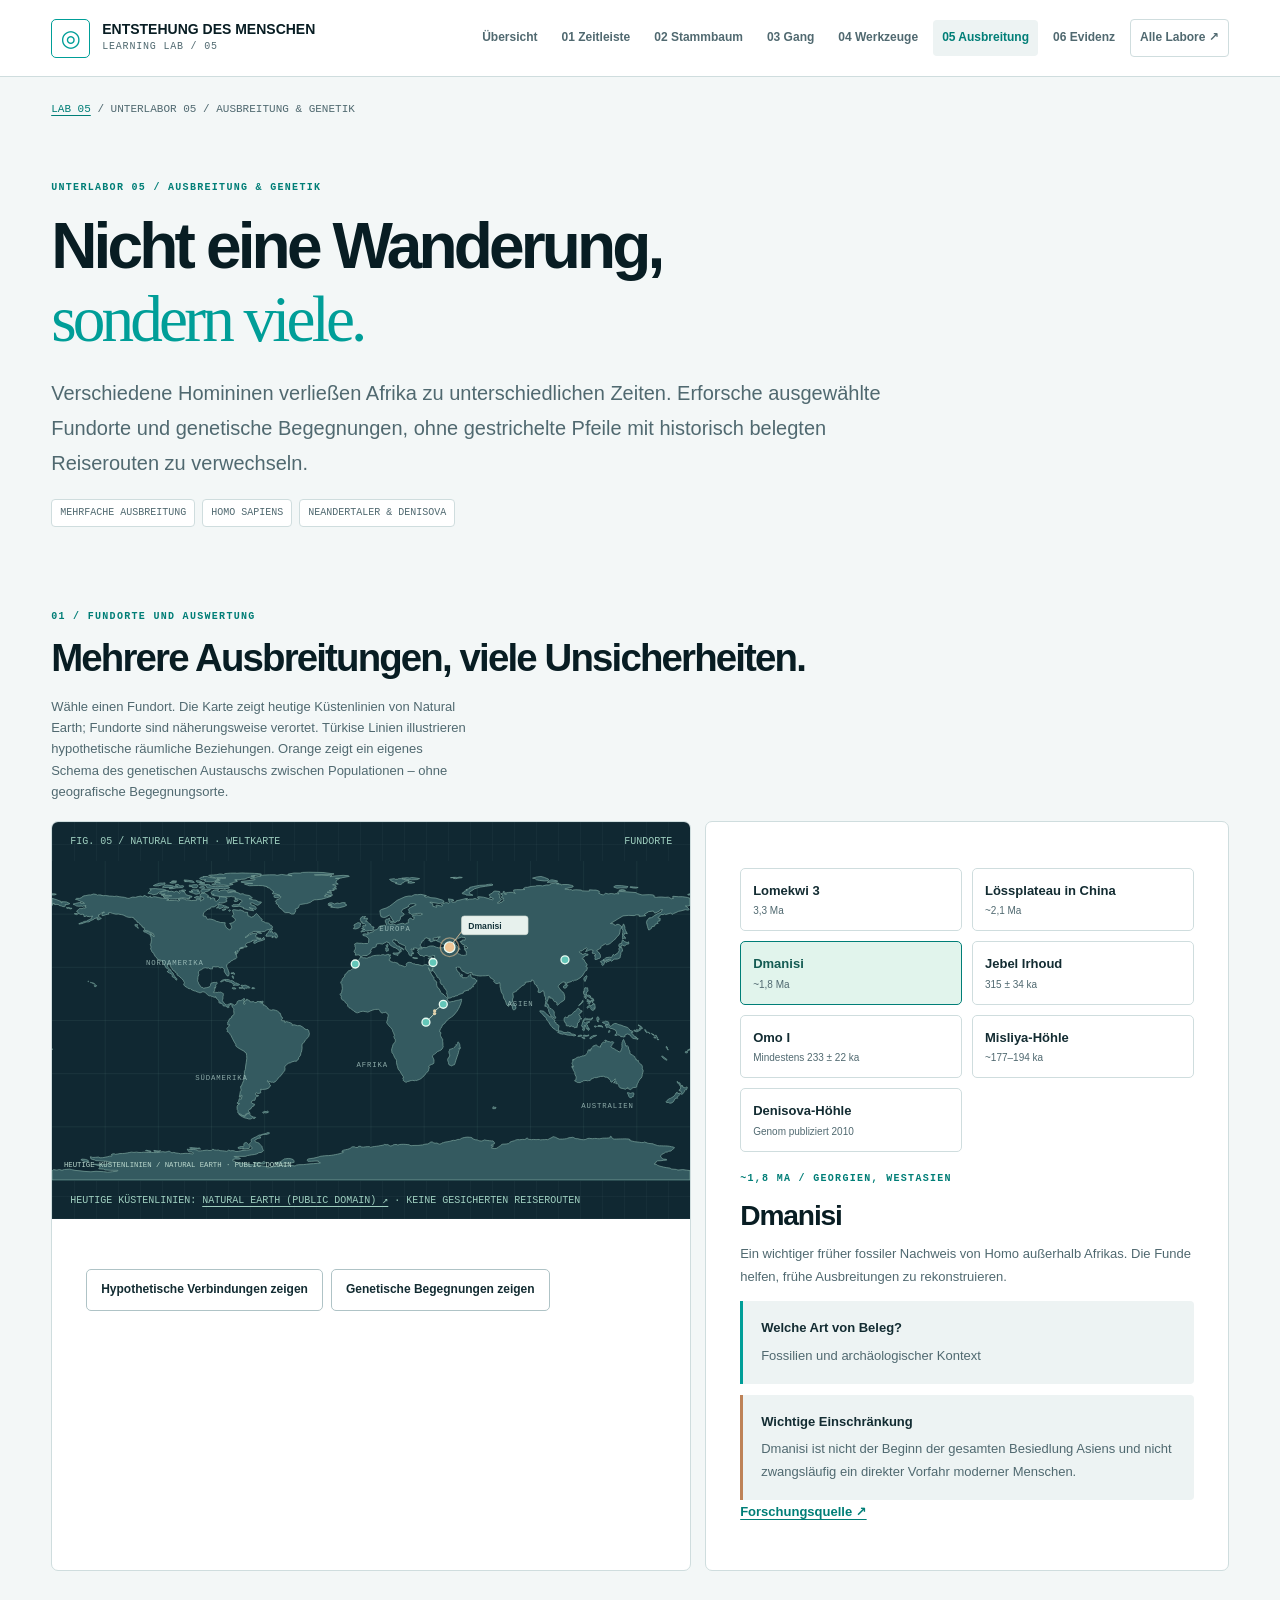
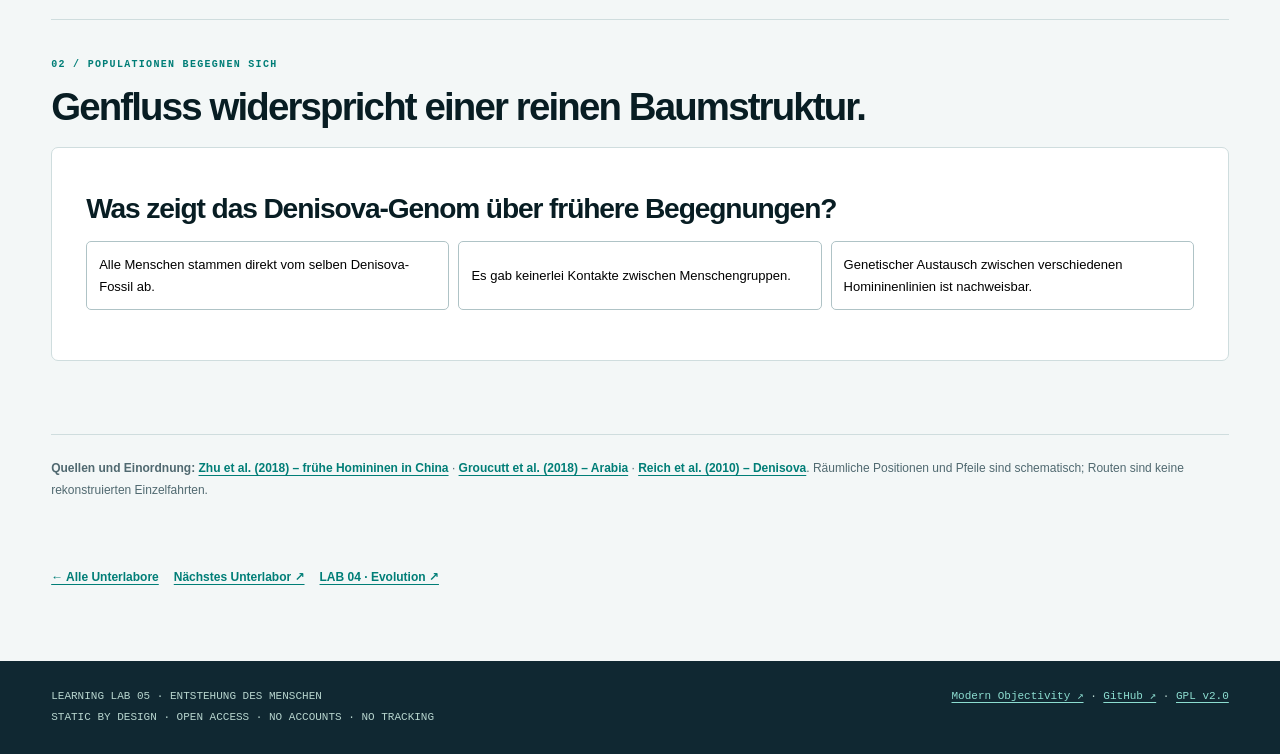
<file: 05_ausbreitung.html>
<!doctype html><html lang="de"><head><meta charset="utf-8"><meta name="viewport" content="width=device-width,initial-scale=1"><meta name="theme-color" content="#f3f7f7"><meta name="description" content="Verschiedene Homininen verließen Afrika zu unterschiedlichen Zeiten. Erforsche ausgewählte Fundorte und genetische Begegnungen, ohne gestrichelte Pfeile mit historisch belegten Reiserouten zu verwechseln."><title>Ausbreitung & Genetik – LAB 05 · Entstehung des Menschen</title><link rel="stylesheet" href="modern-objectivity.css"><link rel="stylesheet" href="human.css"><script defer src="human-labs-more.js"></script></head>
<body data-module="05"><a class="ho-skip" href="#main">Zum Inhalt springen</a><header class="ho-header"><div class="ho-wrap ho-header-inner"><a class="ho-brand" href="index.html"><span aria-hidden="true">◎</span><span><strong>ENTSTEHUNG DES MENSCHEN</strong><small>LEARNING LAB / 05</small></span></a><nav class="ho-nav" aria-label="Labor-Navigation"><a href="index.html">Übersicht</a><a href="01_zeitleiste.html">01 Zeitleiste</a><a href="02_stammbaum.html">02 Stammbaum</a><a href="03_aufrechter_gang.html">03 Gang</a><a href="04_werkzeuge.html">04 Werkzeuge</a><a href="05_ausbreitung.html" aria-current="page">05 Ausbreitung</a><a href="06_evidenz.html">06 Evidenz</a><a class="ho-home" href="https://philippklinz.github.io/learning-labs/">Alle Labore ↗</a></nav></div></header><main id="main" class="ho-wrap"><div class="ho-crumb"><a href="index.html">LAB 05</a> / UNTERLABOR 05 / AUSBREITUNG & GENETIK</div><section class="ho-intro"><span class="ho-eye">UNTERLABOR 05 / AUSBREITUNG & GENETIK</span><h1>Nicht eine Wanderung,<br><em>sondern viele.</em></h1><p>Verschiedene Homininen verließen Afrika zu unterschiedlichen Zeiten. Erforsche ausgewählte Fundorte und genetische Begegnungen, ohne gestrichelte Pfeile mit historisch belegten Reiserouten zu verwechseln.</p><div class="ho-tags"><span>MEHRFACHE AUSBREITUNG</span><span>HOMO SAPIENS</span><span>NEANDERTALER & DENISOVA</span></div></section><section class="ho-lab-section"><div class="ho-lab-head"><div><span class="ho-eye">01 / FUNDORTE UND AUSWERTUNG</span><h2>Mehrere Ausbreitungen, viele Unsicherheiten.</h2></div><p>Wähle einen Fundort. Die Karte zeigt heutige Küstenlinien von Natural Earth; Fundorte sind näherungsweise verortet. Türkise Linien illustrieren hypothetische räumliche Beziehungen. Orange zeigt ein eigenes Schema des genetischen Austauschs zwischen Populationen – ohne geografische Begegnungsorte.</p></div>
<div class="ho-grid"><div class="ho-pane"><div class="ho-dark"><div class="ho-dark-head"><span>FIG. 05 / NATURAL EARTH · WELTKARTE</span><span id="migration-layer-label">AUSGEWÄHLTE FUNDORTE</span></div><svg id="migration-art" viewBox="0 0 960 480" role="img" aria-label="Geografische Weltkarte mit Küstenlinien und sieben Fundstellen sowie optionalen schematischen Verbindungen"></svg><div class="ho-dark-foot">HEUTIGE KÜSTENLINIEN: <a href="https://www.naturalearthdata.com/about/terms-of-use/" target="_blank" rel="noopener noreferrer" style="color:inherit">NATURAL EARTH (PUBLIC DOMAIN) ↗</a> · KEINE GESICHERTEN REISEROUTEN</div></div><div class="ho-pad"><div class="ho-buttons"><button type="button" class="ho-button" id="migration-routes" aria-pressed="false">Hypothetische Verbindungen zeigen</button><button type="button" class="ho-button" id="migration-genes" aria-pressed="false">Genetische Begegnungen zeigen</button></div></div></div>
<div class="ho-pane"><div class="ho-pad"><div class="ho-list" id="migration-sites" role="group" aria-label="Fundstellen auswählen"></div><span class="ho-eye" id="migration-age"></span><h3 id="migration-name"></h3><p id="migration-text"></p><div class="ho-info"><strong>Welche Art von Beleg?</strong><p id="migration-type"></p></div><div class="ho-info warning" style="margin-top:11px"><strong>Wichtige Einschränkung</strong><p id="migration-limit"></p></div><p class="ho-source-link"><a id="migration-source" target="_blank" rel="noopener noreferrer">Forschungsquelle ↗</a></p></div></div></div></section>
<section class="ho-lab-section"><div class="ho-lab-head"><div><span class="ho-eye">02 / POPULATIONEN BEGEGNEN SICH</span><h2>Genfluss widerspricht einer reinen Baumstruktur.</h2></div></div><div class="ho-pane ho-pad"><h3>Was zeigt das Denisova-Genom über frühere Begegnungen?</h3><div class="ho-answer" id="migration-quiz" data-answer="2"><button type="button">Alle Menschen stammen direkt vom selben Denisova-Fossil ab.</button><button type="button">Es gab keinerlei Kontakte zwischen Menschengruppen.</button><button type="button">Genetischer Austausch zwischen verschiedenen Homininenlinien ist nachweisbar.</button></div><div id="migration-quiz-feedback" class="ho-feedback" role="status" aria-live="polite"></div></div></section><section class="ho-scientific" aria-label="Quellen und Modellgrenzen"><strong>Quellen und Einordnung:</strong> <a href="https://www.nature.com/articles/s41586-018-0299-4" target="_blank" rel="noopener noreferrer">Zhu et al. (2018) – frühe Homininen in China</a> · <a href="https://www.nature.com/articles/s41559-018-0518-2" target="_blank" rel="noopener noreferrer">Groucutt et al. (2018) – Arabia</a> · <a href="https://www.nature.com/articles/nature09710" target="_blank" rel="noopener noreferrer">Reich et al. (2010) – Denisova</a>. Räumliche Positionen und Pfeile sind schematisch; Routen sind keine rekonstruierten Einzelfahrten.</section><nav class="ho-bottom-nav" aria-label="Weiterführende Labore"><a href="index.html">← Alle Unterlabore</a><a href="06_evidenz.html">Nächstes Unterlabor ↗</a><a href="https://philippklinz.github.io/lab-evolution/">LAB 04 · Evolution ↗</a></nav></main><footer class="ho-footer"><div class="ho-wrap ho-footer-inner"><span>LEARNING LAB 05 · ENTSTEHUNG DES MENSCHEN<br>STATIC BY DESIGN · OPEN ACCESS · NO ACCOUNTS · NO TRACKING</span><span><a href="https://philippklinz.github.io/modern-objectivity-style/">Modern Objectivity ↗</a> · <a href="https://github.com/philippklinz/lab-human-origins">GitHub ↗</a> · <a href="LICENSE">GPL v2.0</a></span></div></footer></body></html>
</file>
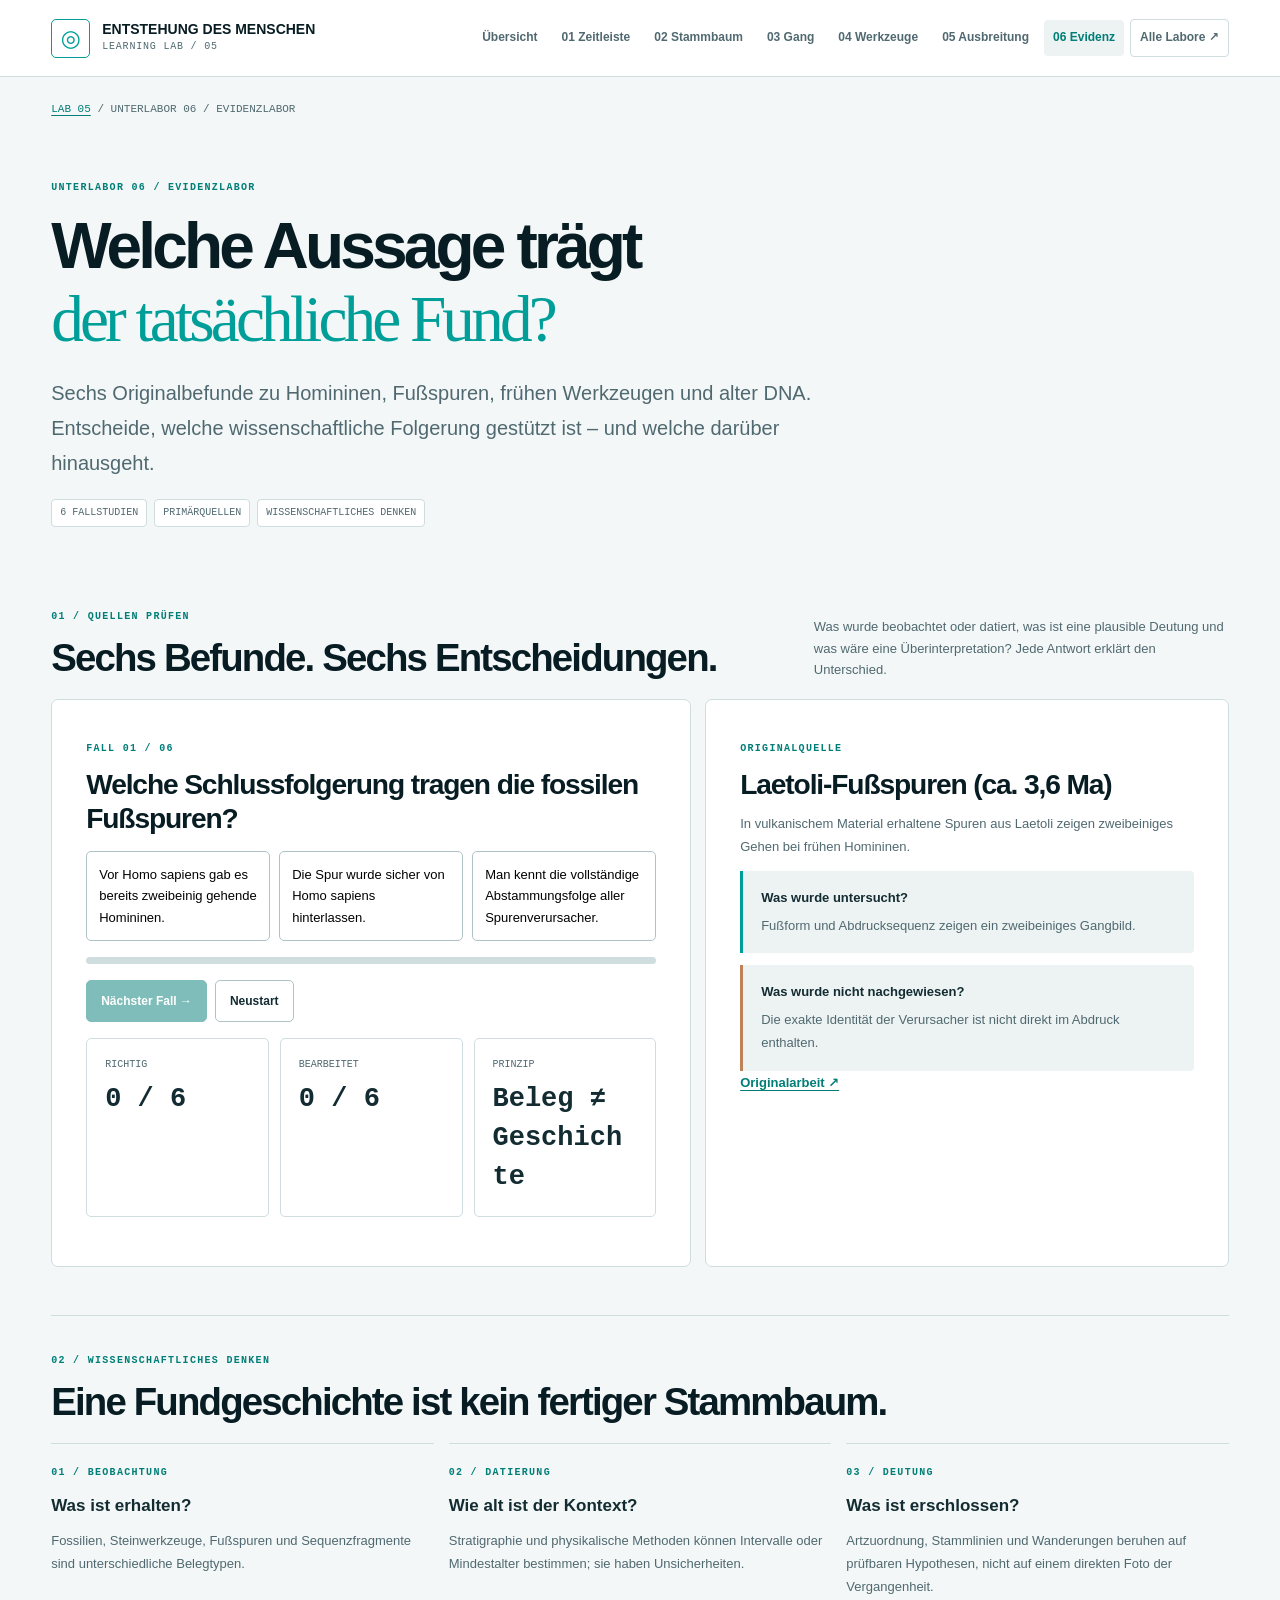
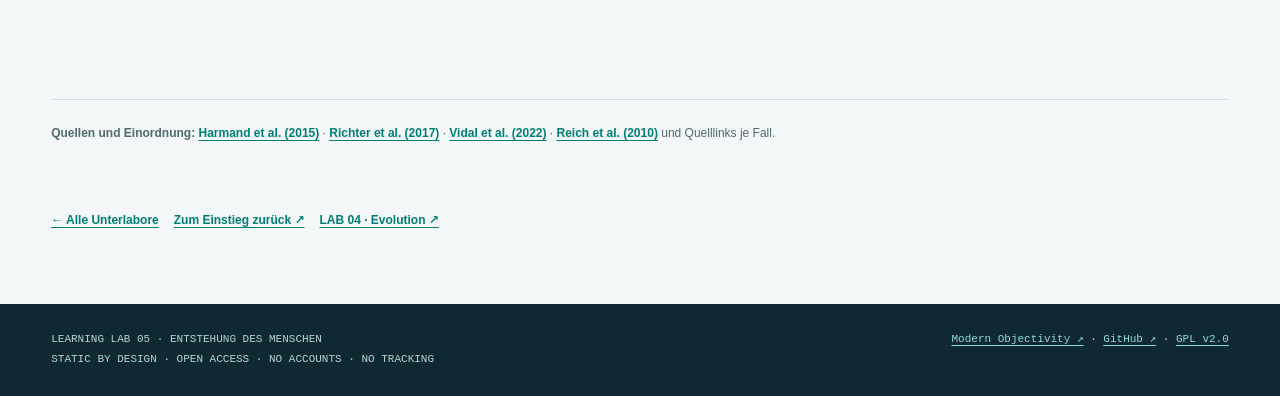
<file: 06_evidenz.html>
<!doctype html><html lang="de"><head><meta charset="utf-8"><meta name="viewport" content="width=device-width,initial-scale=1"><meta name="theme-color" content="#f3f7f7"><meta name="description" content="Sechs Originalbefunde zu Homininen, Fußspuren, frühen Werkzeugen und alter DNA. Entscheide, welche wissenschaftliche Folgerung gestützt ist – und welche darüber hinausgeht."><title>Evidenzlabor – LAB 05 · Entstehung des Menschen</title><link rel="stylesheet" href="modern-objectivity.css"><link rel="stylesheet" href="human.css"><script defer src="human-labs-more.js"></script></head>
<body data-module="06"><a class="ho-skip" href="#main">Zum Inhalt springen</a><header class="ho-header"><div class="ho-wrap ho-header-inner"><a class="ho-brand" href="index.html"><span aria-hidden="true">◎</span><span><strong>ENTSTEHUNG DES MENSCHEN</strong><small>LEARNING LAB / 05</small></span></a><nav class="ho-nav" aria-label="Labor-Navigation"><a href="index.html">Übersicht</a><a href="01_zeitleiste.html">01 Zeitleiste</a><a href="02_stammbaum.html">02 Stammbaum</a><a href="03_aufrechter_gang.html">03 Gang</a><a href="04_werkzeuge.html">04 Werkzeuge</a><a href="05_ausbreitung.html">05 Ausbreitung</a><a href="06_evidenz.html" aria-current="page">06 Evidenz</a><a class="ho-home" href="https://philippklinz.github.io/learning-labs/">Alle Labore ↗</a></nav></div></header><main id="main" class="ho-wrap"><div class="ho-crumb"><a href="index.html">LAB 05</a> / UNTERLABOR 06 / EVIDENZLABOR</div><section class="ho-intro"><span class="ho-eye">UNTERLABOR 06 / EVIDENZLABOR</span><h1>Welche Aussage trägt<br><em>der tatsächliche Fund?</em></h1><p>Sechs Originalbefunde zu Homininen, Fußspuren, frühen Werkzeugen und alter DNA. Entscheide, welche wissenschaftliche Folgerung gestützt ist – und welche darüber hinausgeht.</p><div class="ho-tags"><span>6 FALLSTUDIEN</span><span>PRIMÄRQUELLEN</span><span>WISSENSCHAFTLICHES DENKEN</span></div></section><section class="ho-lab-section"><div class="ho-lab-head"><div><span class="ho-eye">01 / QUELLEN PRÜFEN</span><h2>Sechs Befunde. Sechs Entscheidungen.</h2></div><p>Was wurde beobachtet oder datiert, was ist eine plausible Deutung und was wäre eine Überinterpretation? Jede Antwort erklärt den Unterschied.</p></div><div class="ho-grid"><div class="ho-pane"><div class="ho-pad"><span class="ho-eye" id="ev-case-number">FALL 01 / 06</span><h3 id="ev-question">Welche Aussage ist belegt?</h3><div class="ho-answer" id="ev-answers" role="group" aria-label="Wissenschaftlich gestützte Aussage auswählen"></div><div class="ho-feedback" id="ev-feedback" role="status" aria-live="polite"></div><div class="ho-progress" id="ev-progress" role="progressbar" aria-label="Bearbeitete Fragen" aria-valuemin="0" aria-valuemax="6" aria-valuenow="0"><div id="ev-bar" style="width:0%"></div></div><div class="ho-buttons"><button type="button" class="ho-button primary" id="ev-next" disabled>Nächster Fall →</button><button type="button" class="ho-button" id="ev-reset">Neustart</button></div><div class="ho-metrics"><div class="ho-metric"><small>RICHTIG</small><strong id="ev-score">0 / 6</strong></div><div class="ho-metric"><small>BEARBEITET</small><strong id="ev-done">0 / 6</strong></div><div class="ho-metric"><small>PRINZIP</small><strong>Beleg ≠ Geschichte</strong></div></div></div></div><div class="ho-pane"><div class="ho-pad"><span class="ho-eye">ORIGINALQUELLE</span><h3 id="ev-title"></h3><p id="ev-summary"></p><div class="ho-info"><strong>Was wurde untersucht?</strong><p id="ev-observation"></p></div><div class="ho-info warning" style="margin-top:12px"><strong>Was wurde nicht nachgewiesen?</strong><p id="ev-limit"></p></div><p class="ho-source-link"><a id="ev-source" target="_blank" rel="noopener noreferrer">Originalarbeit ↗</a></p></div></div></div></section>
<section class="ho-lab-section"><div class="ho-lab-head"><div><span class="ho-eye">02 / WISSENSCHAFTLICHES DENKEN</span><h2>Eine Fundgeschichte ist kein fertiger Stammbaum.</h2></div></div><div class="ho-plain-grid"><article class="ho-plain"><span class="ho-eye">01 / BEOBACHTUNG</span><strong>Was ist erhalten?</strong><p>Fossilien, Steinwerkzeuge, Fußspuren und Sequenzfragmente sind unterschiedliche Belegtypen.</p></article><article class="ho-plain"><span class="ho-eye">02 / DATIERUNG</span><strong>Wie alt ist der Kontext?</strong><p>Stratigraphie und physikalische Methoden können Intervalle oder Mindestalter bestimmen; sie haben Unsicherheiten.</p></article><article class="ho-plain"><span class="ho-eye">03 / DEUTUNG</span><strong>Was ist erschlossen?</strong><p>Artzuordnung, Stammlinien und Wanderungen beruhen auf prüfbaren Hypothesen, nicht auf einem direkten Foto der Vergangenheit.</p></article></div></section><section class="ho-scientific" aria-label="Quellen und Modellgrenzen"><strong>Quellen und Einordnung:</strong> <a href="https://www.nature.com/articles/nature14464" target="_blank" rel="noopener noreferrer">Harmand et al. (2015)</a> · <a href="https://www.nature.com/articles/nature22335" target="_blank" rel="noopener noreferrer">Richter et al. (2017)</a> · <a href="https://www.nature.com/articles/s41586-021-04275-8" target="_blank" rel="noopener noreferrer">Vidal et al. (2022)</a> · <a href="https://www.nature.com/articles/nature09710" target="_blank" rel="noopener noreferrer">Reich et al. (2010)</a> und Quelllinks je Fall.</section><nav class="ho-bottom-nav" aria-label="Weiterführende Labore"><a href="index.html">← Alle Unterlabore</a><a href="01_zeitleiste.html">Zum Einstieg zurück ↗</a><a href="https://philippklinz.github.io/lab-evolution/">LAB 04 · Evolution ↗</a></nav></main><footer class="ho-footer"><div class="ho-wrap ho-footer-inner"><span>LEARNING LAB 05 · ENTSTEHUNG DES MENSCHEN<br>STATIC BY DESIGN · OPEN ACCESS · NO ACCOUNTS · NO TRACKING</span><span><a href="https://philippklinz.github.io/modern-objectivity-style/">Modern Objectivity ↗</a> · <a href="https://github.com/philippklinz/lab-human-origins">GitHub ↗</a> · <a href="LICENSE">GPL v2.0</a></span></div></footer></body></html>
</file>
<file: modern-objectivity.css>
/*
Modern Objectivity — Laboratory Style Kit v0.1
GPL-2.0-only • practical reference implementation, not a universal brand.
Semantic tokens are intentionally overridable for each laboratory stage.
*/
:root {
  color-scheme: light;
  --mo-font: "Liberation Sans", "DejaVu Sans", Arial, sans-serif;
  --mo-mono: "Liberation Mono", "DejaVu Sans Mono", Consolas, monospace;
  --mo-serif: "Liberation Serif", Georgia, serif;
  --mo-bg: #f3f7f7;
  --mo-surface: #ffffff;
  --mo-surface-2: #edf3f3;
  --mo-surface-3: #e3eded;
  --mo-text: #132c32;
  --mo-text-strong: #081d23;
  --mo-muted: #506970;
  --mo-border: #cfddde;
  --mo-border-strong: #afc3c6;
  --mo-accent: #007e77;
  --mo-accent-active: #00625f;
  --mo-accent-light: #d9f5ef;
  --mo-accent-glow: #13d4b8;
  --mo-focus: #0b9fbe;
  --mo-danger: #b83d42;
  --mo-danger-bg: #fff0f0;
  --mo-warning: #986213;
  --mo-warning-bg: #fff4dd;
  --mo-ok: #147b58;
  --mo-ok-bg: #e1f6eb;
  --mo-info: #285f9c;
  --mo-info-bg: #e9f3fc;
  --mo-rail: #0b1d23;
  --mo-rail-text: #e0f2f2;
  --mo-rail-muted: #94b0b5;
  --mo-shadow: 0 14px 40px rgba(12, 45, 50, .07);
  --mo-radius: 9px;
  --mo-radius-sm: 5px;
  --mo-space-1: 4px;
  --mo-space-2: 8px;
  --mo-space-3: 12px;
  --mo-space-4: 16px;
  --mo-space-5: 20px;
  --mo-space-6: 24px;
  --mo-space-8: 32px;
  --mo-space-10: 40px;
  --mo-space-12: 48px;
  --mo-page-width: 1280px;
}
[data-theme="dark"] {
  color-scheme: dark;
  --mo-bg: #08191e;
  --mo-surface: #10272d;
  --mo-surface-2: #162f35;
  --mo-surface-3: #1e3a42;
  --mo-text: #d7e8e9;
  --mo-text-strong: #f4fbfa;
  --mo-muted: #a2bac0;
  --mo-border: #2a4a52;
  --mo-border-strong: #41616b;
  --mo-accent: #49d9c6;
  --mo-accent-active: #82eee0;
  --mo-accent-light: #16443f;
  --mo-accent-glow: #5ef6dd;
  --mo-focus: #81d8ff;
  --mo-danger: #ff949b;
  --mo-danger-bg: #3c252a;
  --mo-warning: #f5ca75;
  --mo-warning-bg: #3c321f;
  --mo-ok: #7ee6b8;
  --mo-ok-bg: #173d34;
  --mo-info: #9ccaff;
  --mo-info-bg: #20354d;
  --mo-shadow: 0 16px 44px rgba(0, 0, 0, .18);
}
*, *::before, *::after { box-sizing: border-box; }
html { scroll-behavior: smooth; scroll-padding-top: 24px; }
body { margin: 0; background: var(--mo-bg); color: var(--mo-text); font: 400 15px/1.62 var(--mo-font); -webkit-font-smoothing: antialiased; }
button, input, textarea, select { font: inherit; }
button { cursor: pointer; }
a { color: var(--mo-accent); text-underline-offset: 3px; }
a:hover { color: var(--mo-accent-active); }
:focus-visible { outline: 3px solid var(--mo-focus) !important; outline-offset: 3px; }
::selection { background: var(--mo-accent); color: #fff; }
h1,h2,h3,h4,p,figure { margin-top: 0; }
h1,h2,h3,h4 { color: var(--mo-text-strong); line-height: 1.18; letter-spacing: -.028em; }
h1 { font-size: clamp(2.4rem, 5vw, 4.8rem); font-weight: 650; }
h2 { font-size: clamp(1.6rem, 2.5vw, 2.6rem); font-weight: 650; }
h3 { font-size: 1.12rem; letter-spacing: -.015em; }
p { max-width: 75ch; }
small, .mo-small { font-size: .81rem; }
.mo-mono, code, pre, kbd { font-family: var(--mo-mono); font-variant-numeric: tabular-nums; }
code { font-size: .89em; }
.mo-tabular { font-variant-numeric: tabular-nums; font-feature-settings: "tnum"; }
.mo-muted { color: var(--mo-muted); }
.mo-eyebrow, .mo-kicker { display:block; font: 700 11px/1.5 var(--mo-mono); text-transform: uppercase; letter-spacing: .13em; color: var(--mo-accent); }
.mo-kicker { margin-bottom: 12px; }
.mo-lead { font-size: clamp(1.05rem, 1.6vw, 1.3rem); line-height: 1.65; color: var(--mo-muted); max-width: 69ch; }
.mo-strong { font-weight: 700; }
.mo-rule { border: 0; border-top: 1px solid var(--mo-border); margin: 28px 0; }
.mo-sr-only { position: absolute!important; width:1px!important; height:1px!important; overflow:hidden!important; clip:rect(0,0,0,0)!important; white-space:nowrap!important; }

/* Shell / page */
.mo-shell { display:grid; grid-template-columns: 254px minmax(0,1fr); min-height:100vh; }
.mo-sidebar { background: var(--mo-rail); color: var(--mo-rail-text); padding: 28px 18px; min-width:0; position:sticky; top:0; height:100vh; overflow-y:auto; display:flex; flex-direction:column; gap:28px; }
.mo-brand { display:flex; align-items:center; gap:12px; text-decoration:none; color:var(--mo-rail-text); line-height:1.2; font-weight:700; letter-spacing:.01em; font-size:14px; }
.mo-brand:hover { color:var(--mo-rail-text); }
.mo-brand-mark { width:35px; height:35px; flex:none; display:grid; place-items:center; color:#71eedb; background:linear-gradient(135deg,#123f40,#0b232a); border:1px solid #39746f; border-radius:8px; font:700 18px var(--mo-mono); }
.mo-brand small { display:block; margin-top:3px; color:var(--mo-rail-muted); font:400 10px var(--mo-mono); letter-spacing:.08em; text-transform:uppercase; }
.mo-nav-group { margin-bottom:17px; }
.mo-nav-title { font:700 10px/1.5 var(--mo-mono); color:#7ca5a8; text-transform:uppercase; letter-spacing:.15em; padding:0 12px; margin-bottom:7px; }
.mo-nav { display:grid; gap:3px; }
.mo-nav a { display:flex; align-items:center; justify-content:space-between; gap:8px; padding:9px 12px; border-radius:6px; color:var(--mo-rail-muted); text-decoration:none; font-size:13px; transition:background .15s,color .15s; }
.mo-nav a:hover,.mo-nav a[aria-current="page"],.mo-nav a.is-active { color:#f0ffff; background:#18363c; }
.mo-nav a[aria-current="page"]::after,.mo-nav a.is-active::after { content:""; width:5px; height:5px; border-radius:50%; background:#5ae6ce; }
.mo-sidebar-foot { margin-top:auto; padding:15px 12px 0; border-top:1px solid #2d4b50; color:var(--mo-rail-muted); font:11px/1.6 var(--mo-mono); }
.mo-main { min-width:0; }
.mo-topbar { display:flex; justify-content:space-between; align-items:center; gap:16px; min-height:68px; border-bottom:1px solid var(--mo-border); padding:14px clamp(22px,4vw,56px); background:var(--mo-surface); }
.mo-topbar-path { font:12px var(--mo-mono); color:var(--mo-muted); word-break:break-word; }
.mo-topbar-path strong { color:var(--mo-text-strong); font-weight:700; }
.mo-topbar-actions { display:flex; gap:9px; align-items:center; flex-wrap:wrap; }
.mo-content { width:min(100%, var(--mo-page-width)); margin:0 auto; padding:38px clamp(20px,4vw,56px) 90px; }
.mo-section { padding-top:46px; padding-bottom:46px; border-bottom:1px solid var(--mo-border); }
.mo-section-head { display:flex; justify-content:space-between; align-items:end; gap:22px; margin-bottom:25px; }
.mo-section-head h2 { margin:0 0 7px; }
.mo-section-head p { margin:0; color:var(--mo-muted); }
.mo-hero { position:relative; isolation:isolate; overflow:hidden; background:#0b2229; border-radius:14px; padding:clamp(30px,6vw,74px); color:#e5f6f4; min-height:385px; display:flex; flex-direction:column; justify-content:center; margin-bottom:12px; }
.mo-hero::before { content:""; position:absolute; inset:0; z-index:-2; background-image:linear-gradient(rgba(111,199,192,.06) 1px,transparent 1px),linear-gradient(90deg,rgba(111,199,192,.06) 1px,transparent 1px); background-size:32px 32px; mask-image:linear-gradient(to left,black,transparent 80%); }
.mo-hero::after { content:""; position:absolute; right:-110px; top:-125px; width:490px; aspect-ratio:1; z-index:-1; background:radial-gradient(circle at 45% 45%,transparent 18%,rgba(48,235,199,.46) 18.3%,transparent 18.8%,transparent 31%,rgba(48,235,199,.24) 31.3%,transparent 31.8%,transparent 49%,rgba(48,235,199,.14) 49.3%,transparent 49.8%); transform:rotate(-18deg); }
.mo-hero h1 { color:#fff; max-width:720px; margin:18px 0 18px; letter-spacing:-.055em; }
.mo-hero p { color:#b1d3d5; font-size:18px; max-width:590px; }
.mo-hero .mo-eyebrow { color:#64e8d1; }
.mo-hero-actions { display:flex; gap:10px; flex-wrap:wrap; margin-top:17px; }

/* Layout */
.mo-grid { display:grid; gap:16px; }
.mo-grid-2 { grid-template-columns:repeat(2,minmax(0,1fr)); }
.mo-grid-3 { grid-template-columns:repeat(3,minmax(0,1fr)); }
.mo-grid-4 { grid-template-columns:repeat(4,minmax(0,1fr)); }
.mo-flex { display:flex; align-items:center; gap:12px; }
.mo-between { display:flex; align-items:center; justify-content:space-between; gap:12px; }
.mo-wrap { flex-wrap:wrap; }
.mo-stack { display:grid; gap:14px; }
.mo-panel, .mo-card { background:var(--mo-surface); border:1px solid var(--mo-border); border-radius:var(--mo-radius); }
.mo-panel { padding:24px; }
.mo-card { padding:22px; box-shadow:var(--mo-shadow); }
.mo-card-head { display:flex; justify-content:space-between; align-items:center; gap:12px; margin-bottom:15px; }
.mo-card-head h3 { margin:0; }
.mo-stat { display:flex; flex-direction:column; gap:5px; min-width:0; }
.mo-stat-value { font:650 clamp(1.6rem,2.6vw,2.4rem)/1.13 var(--mo-mono); color:var(--mo-text-strong); letter-spacing:-.055em; }
.mo-stat-label { font-size:12px; color:var(--mo-muted); }
.mo-stat-foot { font:11px var(--mo-mono); color:var(--mo-accent); margin-top:8px; }

/* Controls */
.mo-btn { display:inline-flex; align-items:center; justify-content:center; gap:8px; appearance:none; padding:10px 15px; min-height:39px; color:var(--mo-text); background:var(--mo-surface); border:1px solid var(--mo-border-strong); border-radius:var(--mo-radius-sm); font:700 12px/1.3 var(--mo-font); text-decoration:none; transition:background .13s,border-color .13s,transform .13s; white-space:nowrap; }
.mo-btn:hover { background:var(--mo-surface-2); color:var(--mo-text-strong); border-color:var(--mo-accent); }
.mo-btn:active { transform:translateY(1px); }
.mo-btn:disabled { opacity:.48; cursor:not-allowed; transform:none; }
.mo-btn-primary { color:#fff; background:#007e77; border-color:#007e77; }
.mo-btn-primary:hover { color:#fff; background:#00635e; border-color:#00635e; }
.mo-btn-quiet { background:transparent; border-color:transparent; }
.mo-btn-quiet:hover { background:var(--mo-surface-2); }
.mo-btn-danger { color:var(--mo-danger); border-color:var(--mo-danger); }
.mo-btn-sm { min-height:32px; padding:7px 11px; font-size:11px; }
.mo-btn-lg { min-height:47px; padding:12px 21px; }
.mo-btn-on-dark { background:#1a494a; color:#e9fffc; border-color:#3d817b; }
.mo-btn-on-dark:hover { background:#23605f; border-color:#69d7ca; color:#fff; }
.mo-field { display:grid; gap:7px; min-width:0; }
.mo-field-label { font-size:12px; font-weight:700; color:var(--mo-text-strong); }
.mo-field-help { font-size:11px; color:var(--mo-muted); }
.mo-input,.mo-select,.mo-textarea { width:100%; min-height:41px; border:1px solid var(--mo-border-strong); border-radius:var(--mo-radius-sm); background:var(--mo-surface); color:var(--mo-text-strong); padding:9px 11px; outline:none; }
.mo-input::placeholder,.mo-textarea::placeholder { color:var(--mo-muted); opacity:.85; }
.mo-input:focus,.mo-select:focus,.mo-textarea:focus { border-color:var(--mo-accent); box-shadow:0 0 0 3px var(--mo-accent-light); }
.mo-input:disabled,.mo-select:disabled { opacity:.55; }
.mo-input[aria-invalid="true"] { border-color:var(--mo-danger); }
.mo-textarea { min-height:106px; resize:vertical; }
.mo-check { display:inline-flex; align-items:center; gap:9px; color:var(--mo-text); font-size:13px; cursor:pointer; }
.mo-check input { accent-color:var(--mo-accent); width:17px; height:17px; }
.mo-range { width:100%; accent-color:var(--mo-accent); cursor:pointer; }
.mo-switch { display:inline-flex; align-items:center; gap:10px; font-size:12px; cursor:pointer; }
.mo-switch input { appearance:none; width:38px; height:22px; border-radius:30px; border:1px solid var(--mo-border-strong); background:var(--mo-surface-3); position:relative; transition:background .15s; }
.mo-switch input::after { content:""; width:16px; height:16px; top:2px; left:2px; border-radius:50%; position:absolute; background:var(--mo-muted); transition:transform .15s, background .15s; }
.mo-switch input:checked { background:var(--mo-accent); border-color:var(--mo-accent); }
.mo-switch input:checked::after { transform:translateX(16px); background:#fff; }
.mo-switch input:focus-visible { outline:3px solid var(--mo-focus); outline-offset:2px; }

/* Status, notes, progress */
.mo-badge { display:inline-flex; gap:7px; align-items:center; min-height:23px; padding:2px 8px; font:700 10px/1.4 var(--mo-mono); text-transform:uppercase; letter-spacing:.045em; border:1px solid var(--mo-border); border-radius:4px; color:var(--mo-muted); background:var(--mo-surface-2); }
.mo-badge::before { content:""; width:6px; height:6px; border-radius:50%; background:currentColor; }
.mo-badge-success { color:var(--mo-ok); border-color:color-mix(in srgb,var(--mo-ok) 25%,var(--mo-border)); background:var(--mo-ok-bg); }
.mo-badge-warning { color:var(--mo-warning); border-color:color-mix(in srgb,var(--mo-warning) 25%,var(--mo-border)); background:var(--mo-warning-bg); }
.mo-badge-danger { color:var(--mo-danger); border-color:color-mix(in srgb,var(--mo-danger) 25%,var(--mo-border)); background:var(--mo-danger-bg); }
.mo-badge-info { color:var(--mo-info); border-color:color-mix(in srgb,var(--mo-info) 25%,var(--mo-border)); background:var(--mo-info-bg); }
.mo-note { display:flex; align-items:flex-start; gap:13px; padding:14px 16px; border-left:3px solid var(--mo-accent); background:var(--mo-accent-light); color:var(--mo-text); border-radius:0 var(--mo-radius-sm) var(--mo-radius-sm) 0; font-size:13px; }
.mo-note-warning { border-color:var(--mo-warning); background:var(--mo-warning-bg); }
.mo-note-danger { border-color:var(--mo-danger); background:var(--mo-danger-bg); }
.mo-progress { height:6px; width:100%; overflow:hidden; border-radius:10px; background:var(--mo-surface-3); }
.mo-progress > span { display:block; height:100%; border-radius:10px; background:var(--mo-accent); transition:width .25s ease; }
.mo-meter { display:grid; gap:8px; }
.mo-meter-label { display:flex; justify-content:space-between; font:11px var(--mo-mono); gap:8px; color:var(--mo-muted); }
.mo-meter-label strong { color:var(--mo-text-strong); }

/* Tabs */
.mo-tabs { display:flex; gap:4px; flex-wrap:wrap; border-bottom:1px solid var(--mo-border); margin-bottom:19px; }
.mo-tab { appearance:none; background:transparent; border:0; border-bottom:2px solid transparent; color:var(--mo-muted); padding:10px 15px 12px; margin-bottom:-1px; font:700 12px var(--mo-font); }
.mo-tab[aria-selected="true"] { color:var(--mo-accent); border-bottom-color:var(--mo-accent); }
.mo-tab:hover { color:var(--mo-text-strong); background:var(--mo-surface-2); }
[role="tabpanel"][hidden] { display:none!important; }

/* Tables and data */
.mo-table-wrap { width:100%; overflow-x:auto; border:1px solid var(--mo-border); border-radius:var(--mo-radius); background:var(--mo-surface); }
.mo-table { border-collapse:collapse; width:100%; min-width:550px; font-size:12px; font-variant-numeric:tabular-nums; }
.mo-table th { text-align:left; font:700 10px/1.4 var(--mo-mono); color:var(--mo-muted); text-transform:uppercase; letter-spacing:.06em; background:var(--mo-surface-2); padding:13px 15px; border-bottom:1px solid var(--mo-border); white-space:nowrap; }
.mo-table td { padding:13px 15px; border-bottom:1px solid var(--mo-border); vertical-align:middle; color:var(--mo-text); }
.mo-table tbody tr:last-child td { border-bottom:0; }
.mo-table tbody tr:hover { background:var(--mo-surface-2); }
.mo-table td.mo-num, .mo-table th.mo-num { text-align:right; font-family:var(--mo-mono); }
.mo-table td strong { color:var(--mo-text-strong); }
.mo-table-muted { color:var(--mo-muted); }
.mo-positive { color:var(--mo-ok); }
.mo-negative { color:var(--mo-danger); }

/* Visual media */
.mo-chart { position:relative; min-height:180px; width:100%; border:1px solid var(--mo-border); border-radius:var(--mo-radius); overflow:hidden; background:var(--mo-surface); }
.mo-chart svg { display:block; width:100%; height:auto; }
.mo-chart-grid { stroke:var(--mo-border); stroke-width:1; }
.mo-chart-line { stroke:var(--mo-accent); stroke-width:2.4; fill:none; vector-effect:non-scaling-stroke; }
.mo-chart-area { fill:var(--mo-accent); fill-opacity:.10; }
.mo-chart-label { fill:var(--mo-muted); font:10px var(--mo-mono); }
.mo-code { border:1px solid var(--mo-border); background:var(--mo-surface-2); border-radius:var(--mo-radius); overflow:auto; padding:20px; font:12px/1.7 var(--mo-mono); color:var(--mo-text); white-space:pre; tab-size:2; }
.mo-swatch { overflow:hidden; border:1px solid var(--mo-border); border-radius:var(--mo-radius); background:var(--mo-surface); }
.mo-swatch-fill { height:81px; }
.mo-swatch-caption { padding:11px 12px; display:grid; gap:3px; }
.mo-swatch-caption strong { font-size:12px; }
.mo-swatch-caption code { font-size:11px; color:var(--mo-muted); }
.mo-steps { list-style:none; padding:0; margin:0; display:grid; gap:9px; }
.mo-steps li { display:flex; align-items:flex-start; gap:14px; font-size:13px; }
.mo-steps li span:first-child { width:30px; height:30px; background:var(--mo-accent-light); color:var(--mo-accent); font:700 11px var(--mo-mono); display:grid; place-items:center; border-radius:5px; flex:none; }
.mo-toast { position:fixed; z-index:100; right:25px; bottom:25px; border:1px solid var(--mo-border-strong); border-left:4px solid var(--mo-accent); border-radius:6px; background:var(--mo-surface); color:var(--mo-text-strong); box-shadow:var(--mo-shadow); padding:15px 19px; max-width:min(360px,calc(100vw - 30px)); font-size:13px; }
.mo-toast[hidden] { display:none; }
.mo-placeholder { border:1px dashed var(--mo-border-strong); border-radius:var(--mo-radius); padding:25px; text-align:center; color:var(--mo-muted); }
.mo-tag { font:700 10px var(--mo-mono); padding:4px 7px; border-radius:4px; background:var(--mo-surface-2); border:1px solid var(--mo-border); color:var(--mo-muted); }
.mo-mark { color:var(--mo-accent); }

/* Responsive */
@media (max-width:1100px) { .mo-grid-4 {grid-template-columns:repeat(2,minmax(0,1fr))} }
@media (max-width:900px) {
  .mo-shell { display:block; }
  .mo-sidebar { position:relative; height:auto; padding:14px 18px; gap:12px; }
  .mo-sidebar nav { display:flex; gap:12px; overflow:auto; scrollbar-width:thin; }
  .mo-nav-group { margin:0; flex:none; }
  .mo-nav-title,.mo-sidebar-foot { display:none; }
  .mo-nav { display:flex; }
  .mo-nav a {white-space:nowrap; padding:7px 10px}
  .mo-topbar {padding:14px 20px}
  .mo-content {padding:24px 18px 70px}
  .mo-section {padding:34px 0}
}
@media (max-width:640px) {
  .mo-grid-2,.mo-grid-3,.mo-grid-4 {grid-template-columns:1fr}
  .mo-section-head {display:block}
  .mo-section-head > :last-child {margin-top:13px}
  .mo-topbar {align-items:start;flex-wrap:wrap}
  .mo-panel,.mo-card {padding:17px}
  .mo-hero {min-height:360px; padding:28px 22px}
  .mo-hero::after {right:-220px}
  .mo-stat-value {font-size:2rem}
}
@media (prefers-reduced-motion:reduce) {
  html {scroll-behavior:auto}
  *,*::before,*::after { animation-duration:.01ms!important; animation-iteration-count:1!important; transition-duration:.01ms!important; }
}
</file>
<file: human.css>
/* LAB 05 — Entstehung des Menschen / Modern Objectivity extension, no external runtime. */
:root{--ho-dark:#102832;--ho-signal:#009e98;--ho-line:var(--mo-border);--ho-muted:var(--mo-muted)}
*{box-sizing:border-box}
body{min-width:320px;background:var(--mo-bg);margin:0;color:var(--mo-text);font-family:var(--mo-font);line-height:1.65}
a{color:var(--mo-accent)}
.ho-wrap{width:100%;max-width:1380px;min-width:0;margin:0 auto;padding-left:clamp(18px,4vw,60px);padding-right:clamp(18px,4vw,60px)}
.ho-wrap>*{min-width:0}
.ho-header{background:var(--mo-surface);border-bottom:1px solid var(--ho-line)}
.ho-header-inner{display:flex;align-items:center;justify-content:space-between;flex-wrap:wrap;min-height:76px;gap:14px;padding-top:13px;padding-bottom:13px}
.ho-brand{display:flex;gap:12px;align-items:center;color:var(--mo-text-strong);text-decoration:none}
.ho-brand span:first-child{height:39px;width:39px;flex:none;border:1px solid var(--ho-signal);border-radius:5px;display:grid;place-items:center;color:var(--ho-signal);font-size:23px}
.ho-brand strong{display:block;font-size:14px;line-height:1.2}
.ho-brand small{display:block;font:10px/1.7 var(--mo-mono);letter-spacing:.08em;color:var(--ho-muted)}
.ho-nav{display:flex;flex-wrap:wrap;gap:2px 6px;align-items:center;min-width:0}
.ho-nav a{padding:8px 9px;border-radius:4px;text-decoration:none;font-size:12px;font-weight:650;color:var(--ho-muted);white-space:nowrap}
.ho-nav a:hover,.ho-nav a[aria-current=page]{background:var(--mo-surface-2);color:var(--mo-accent)}
.ho-nav .ho-home{border:1px solid var(--ho-line)}
.ho-skip{position:absolute;left:10px;top:-100px;background:white;z-index:10;padding:12px}
.ho-skip:focus{top:10px}
.ho-crumb{padding-top:23px;font:11px/1.7 var(--mo-mono);color:var(--ho-muted)}
.ho-eye{font:700 10px/1.6 var(--mo-mono);letter-spacing:.13em;text-transform:uppercase;color:var(--mo-accent)}
.ho-hero{display:grid;grid-template-columns:minmax(0,1fr) minmax(0,.75fr);gap:clamp(22px,4vw,80px);align-items:center;padding-top:58px;padding-bottom:64px}
.ho-hero h1{font-size:clamp(48px,6vw,86px);letter-spacing:-.065em;line-height:1.04;margin:16px 0 24px}
.ho-hero h1 em,.ho-intro h1 em{font:400 1.02em var(--mo-serif);color:var(--ho-signal)}
.ho-hero p,.ho-intro p{font-size:clamp(16px,1.6vw,20px);line-height:1.75;color:var(--ho-muted);max-width:75ch}
.ho-actions{display:flex;gap:10px;flex-wrap:wrap;margin:27px 0 0}
.ho-button,.ho-action{display:inline-flex;align-items:center;justify-content:center;gap:7px;background:var(--mo-surface);border:1px solid var(--mo-border-strong);color:var(--mo-text);text-decoration:none;padding:10px 14px;border-radius:5px;font:700 12px/1.4 var(--mo-font);min-height:42px;cursor:pointer}
.ho-button:hover,.ho-action:hover{border-color:var(--ho-signal)}
.ho-button[aria-pressed=true]{background:var(--ho-dark);color:#ecfaf5;border-color:var(--ho-dark)}
.ho-button.primary,.ho-action.primary{background:#007e77;color:white;border-color:#007e77}
.ho-button:disabled{opacity:.5;cursor:default}
.ho-button:focus-visible,.ho-action:focus-visible{outline:3px solid var(--mo-focus);outline-offset:2px}
.ho-hero-graphic{min-width:0;background:var(--ho-dark);border-radius:9px;overflow:hidden}
.ho-hero-graphic svg{width:100%;height:auto;display:block}
.ho-hero-graphic figcaption{font:10px var(--mo-mono);color:#a8d5c8;padding:14px 19px;background:#0b2129}
.ho-tags{display:flex;flex-wrap:wrap;gap:7px;margin:18px 0}
.ho-tags span{font:10px/1.6 var(--mo-mono);color:var(--ho-muted);border:1px solid var(--ho-line);border-radius:4px;padding:5px 8px;background:var(--mo-surface)}
.ho-section{padding-top:55px;padding-bottom:60px}
.ho-section.alt{background:var(--mo-surface-2);border-top:1px solid var(--ho-line)}
.ho-section-heading{display:flex;justify-content:space-between;align-items:end;flex-wrap:wrap;gap:20px;margin-bottom:26px}
.ho-section-heading h2{font-size:clamp(30px,3.6vw,47px);letter-spacing:-.05em;margin:10px 0 0}
.ho-section-heading p{max-width:410px;font-size:13px;color:var(--ho-muted);margin:0}
.ho-card-grid{display:grid;grid-template-columns:repeat(3,minmax(0,1fr));gap:15px}
.ho-card{min-width:0;display:flex;flex-direction:column;border:1px solid var(--ho-line);background:var(--mo-surface);border-radius:7px;overflow:hidden}
.ho-card-art{height:125px;background:var(--ho-dark);display:grid;place-items:center;position:relative;overflow:hidden}
.ho-card-art:before,.ho-dark:before{content:"";position:absolute;inset:0;background-image:linear-gradient(#b5d7cd0a 1px,transparent 1px),linear-gradient(90deg,#b5d7cd0a 1px,transparent 1px);background-size:22px 22px;pointer-events:none}
.ho-card-art svg{height:104px;width:75%;max-width:250px;position:relative}
.ho-card-body{padding:23px;flex:1}
.ho-card-body h3{font-size:23px;letter-spacing:-.04em;margin:9px 0 11px}
.ho-card-body p{font-size:13px;color:var(--ho-muted);line-height:1.78;margin:0}
.ho-card-foot{display:flex;justify-content:space-between;align-items:center;gap:9px;padding:14px 20px;border-top:1px solid var(--ho-line);font-size:12px;font-weight:700}
.ho-tag{font:10px var(--mo-mono);background:#e4f4ec;color:#217659;border:1px solid #b8dccc;border-radius:3px;padding:4px 7px}
.ho-plain-grid{display:grid;grid-template-columns:repeat(3,minmax(0,1fr));gap:15px}
.ho-plain{padding:14px 0;border-top:1px solid var(--ho-line)}
.ho-plain strong{display:block;margin:10px 0;font-size:17px}
.ho-plain p{font-size:13px;color:var(--ho-muted);line-height:1.75}
.ho-intro{padding-top:54px;padding-bottom:27px}
.ho-intro h1{font-size:clamp(44px,5vw,73px);line-height:1.08;letter-spacing:-.06em;margin:15px 0 19px}
.ho-intro p{margin-bottom:12px}
.ho-lab-section{padding-top:30px;padding-bottom:48px}
.ho-lab-section+.ho-lab-section{border-top:1px solid var(--ho-line)}
.ho-lab-head{display:flex;justify-content:space-between;flex-wrap:wrap;align-items:end;gap:15px;margin-bottom:18px}
.ho-lab-head h2{font-size:clamp(27px,3vw,39px);letter-spacing:-.048em;margin:9px 0 0}
.ho-lab-head p{font-size:13px;max-width:415px;color:var(--ho-muted);margin:0}
.ho-grid{display:grid;grid-template-columns:minmax(0,1.1fr) minmax(0,.9fr);gap:14px}
.ho-grid>*,.ho-card-grid>*,.ho-metrics>*,.ho-plain-grid>*,.ho-choices>*{min-width:0;max-width:100%}
.ho-pane{border:1px solid var(--ho-line);border-radius:7px;background:var(--mo-surface);min-width:0;overflow:hidden}
.ho-pad{padding:clamp(20px,2.8vw,34px)}
.ho-pane h3{font-size:clamp(23px,2.2vw,30px);letter-spacing:-.04em;margin:10px 0}
.ho-pane p{font-size:13px;line-height:1.78;color:var(--ho-muted)}
.ho-dark{position:relative;background:var(--ho-dark);color:#cce5de;min-height:340px;overflow:hidden}
.ho-dark svg{display:block;width:100%;height:auto;position:relative;min-height:250px}
.ho-dark-head{position:relative;padding:14px 18px;font:10px var(--mo-mono);display:flex;justify-content:space-between;gap:10px;color:#9ecebf;flex-wrap:wrap}
.ho-dark-foot{position:relative;padding:13px 18px;font:10px var(--mo-mono);color:#9ecebf;border-top:1px solid #294b50}
.ho-chart{display:block;width:100%;height:auto;min-height:220px;background:var(--ho-dark)}
.ho-controls{display:grid;grid-template-columns:repeat(2,minmax(0,1fr));gap:10px 18px}
.ho-control{min-width:0;padding:10px 0;border-bottom:1px solid var(--ho-line)}
.ho-control label{display:flex;justify-content:space-between;gap:11px;align-items:baseline;font-size:12px;font-weight:700}
.ho-control strong{font:700 12px var(--mo-mono)}
.ho-control input[type=range]{display:block;width:100%;min-width:0;margin:8px 0;accent-color:var(--ho-signal)}
.ho-control input[type=number],.ho-control select{display:block;width:100%;min-width:0;padding:9px;background:var(--mo-surface);border:1px solid var(--mo-border-strong);border-radius:4px}
.ho-control small{font-size:11px;color:var(--ho-muted)}
.ho-buttons{display:flex;gap:8px;flex-wrap:wrap;margin:16px 0}
.ho-metrics{display:grid;grid-template-columns:repeat(3,minmax(0,1fr));gap:11px;margin:15px 0}
.ho-metric{border:1px solid var(--ho-line);border-radius:5px;padding:18px;background:var(--mo-surface)}
.ho-metric small{display:block;font:10px/1.6 var(--mo-mono);color:var(--ho-muted)}
.ho-metric strong{display:block;font:700 clamp(18px,2.4vw,27px)/1.45 var(--mo-mono);margin-top:7px;overflow-wrap:anywhere}
.ho-info{border-left:3px solid var(--ho-signal);background:var(--mo-surface-2);padding:16px 18px;font-size:13px;line-height:1.75;border-radius:0 4px 4px 0}
.ho-info strong{display:block;margin-bottom:5px}
.ho-info p{font-size:13px;line-height:1.75;margin:0;color:var(--ho-muted)}
.ho-info.warning{border-color:#be8257}
.ho-answer{display:grid;grid-template-columns:repeat(3,minmax(0,1fr));gap:9px;margin:16px 0}
.ho-answer button{padding:12px;border:1px solid var(--mo-border-strong);background:var(--mo-surface);border-radius:5px;text-align:left;min-height:68px;font-size:13px}
.ho-answer button.correct{background:#e0f5e8;border-color:#398366}
.ho-answer button.wrong{background:#f8e5dc;border-color:#b96d5e}
.ho-feedback{background:var(--mo-surface-2);border-left:3px solid var(--ho-signal);padding:13px 17px;font-size:13px;line-height:1.75;margin:13px 0}
.ho-feedback:empty{display:none}
.ho-progress{height:7px;background:var(--mo-border);border-radius:5px;overflow:hidden;margin:16px 0}
.ho-progress>div{height:100%;background:var(--ho-signal)}
.ho-field{display:grid;gap:7px;margin:16px 0}
.ho-field label{font-weight:700;font-size:13px}
.ho-field select{width:100%;min-width:0;background:var(--mo-surface);border:1px solid var(--mo-border-strong);padding:11px;border-radius:5px}
.ho-choices{display:grid;grid-template-columns:repeat(3,minmax(0,1fr));gap:9px;margin:17px 0}
.ho-choices button{padding:13px;border:1px solid var(--mo-border-strong);border-radius:5px;background:var(--mo-surface);text-align:left;font-size:13px}
.ho-choices button[aria-pressed=true]{background:#e2f2ed;border-color:var(--ho-signal)}
.ho-choices button:hover{border-color:var(--ho-signal)}
.ho-case{display:grid;grid-template-columns:minmax(0,1fr) minmax(0,1fr);gap:12px}
.ho-case>*{min-width:0}
.ho-case-card{background:var(--mo-surface);border:1px solid var(--ho-line);border-radius:5px;padding:22px}
.ho-case-card h3{font-size:21px;letter-spacing:-.03em;margin:8px 0}
.ho-case-card p{font-size:13px;color:var(--ho-muted);line-height:1.8}
.ho-case-card dt{font:700 10px var(--mo-mono);color:var(--mo-accent);margin-top:15px}
.ho-case-card dd{margin:5px 0 0;font-size:13px;line-height:1.75}
.ho-key{display:flex;gap:16px;flex-wrap:wrap;font:11px/1.7 var(--mo-mono);color:var(--ho-muted);margin:10px 0}
.ho-key b{display:inline-block;width:12px;height:9px;border-radius:2px;background:#009e98;margin-right:6px}
.ho-key .other{background:#d8a985}
.ho-table{width:100%;border-collapse:collapse;font-size:12px}
.ho-table th,.ho-table td{padding:11px;border-bottom:1px solid var(--ho-line);text-align:left}
.ho-table th{font:700 11px var(--mo-mono);color:var(--ho-muted)}
.ho-scientific{border-top:1px solid var(--ho-line);margin:25px 0;padding:22px 0;font-size:12px;line-height:1.85;color:var(--ho-muted)}
.ho-scientific a{font-weight:700}
.ho-bottom-nav{display:flex;flex-wrap:wrap;gap:15px;padding:20px 0 48px;font-size:12px;font-weight:700}
.ho-footer{background:var(--ho-dark);color:#b7d5ce;margin-top:25px}
.ho-footer-inner{display:flex;justify-content:space-between;flex-wrap:wrap;gap:18px;padding-top:25px;padding-bottom:27px;font:11px/1.85 var(--mo-mono)}
.ho-footer a{color:#8cddd0}
@media(max-width:1200px){.ho-header-inner .ho-nav{flex-basis:100%;width:100%}.ho-card-grid{grid-template-columns:repeat(2,minmax(0,1fr))}}
@media(max-width:900px){.ho-hero,.ho-grid{grid-template-columns:minmax(0,1fr)}.ho-hero-graphic{max-width:540px}.ho-plain-grid{grid-template-columns:repeat(2,minmax(0,1fr))}}
@media(max-width:680px){.ho-card-grid,.ho-metrics,.ho-plain-grid,.ho-choices,.ho-answer,.ho-case{grid-template-columns:minmax(0,1fr)}.ho-hero h1{font-size:52px}.ho-section{padding-top:40px;padding-bottom:45px}.ho-dark{min-height:250px}.ho-control{padding:12px 0}}
@media(max-width:430px){.ho-controls{grid-template-columns:minmax(0,1fr)}.ho-intro h1{font-size:43px}.ho-button{flex:1}}
@media(prefers-reduced-motion:reduce){html{scroll-behavior:auto}.ho-progress>div{transition:none}}

/* LAB 05 custom teaching layouts */
.ho-subnav{display:flex;flex-wrap:wrap;gap:8px;margin:13px 0 25px}
.ho-subnav a{font-size:12px;padding:8px 10px;border:1px solid var(--mo-border);border-radius:4px;text-decoration:none}
.ho-subnav a[aria-current=page]{background:#dff3eb;border-color:#53a48d;color:#155e56}
.ho-plot{min-width:0;width:100%;display:block;height:auto;max-height:520px}
.ho-list{display:grid;grid-template-columns:repeat(2,minmax(0,1fr));gap:10px;margin:12px 0}
.ho-list button{min-width:0;text-align:left;border:1px solid var(--mo-border);background:var(--mo-surface);border-radius:5px;padding:12px;color:var(--mo-text);font-size:13px;line-height:1.5}
.ho-list button[aria-pressed=true]{background:#e1f4ec;border-color:var(--mo-accent);color:#145b53}
.ho-list button:focus-visible{outline:3px solid var(--mo-focus)}
.ho-list button small{font-size:10px;color:var(--mo-muted);display:block;margin-top:3px}
.ho-model-svg{display:block;width:100%;height:auto;aspect-ratio:640/340;background:#102832}
.ho-mono{font-family:var(--mo-mono);font-variant-numeric:tabular-nums}
.ho-inspector{font-size:13px;line-height:1.78;color:var(--mo-muted)}
.ho-inspector strong{color:var(--mo-text)}
.ho-stack{display:grid;grid-template-columns:repeat(2,minmax(0,1fr));gap:12px}
.ho-stack>*{min-width:0}
.ho-legend{display:flex;gap:12px;flex-wrap:wrap;margin:8px 0;color:var(--mo-muted);font:11px var(--mo-mono)}
.ho-key{width:11px;height:11px;border-radius:2px;display:inline-block;margin-right:5px;background:#89d9c3}
.ho-key.amber{background:#efb87d}.ho-key.gray{background:#89a9b3}
.ho-tip{padding:14px 18px;border-left:3px solid #009e98;background:var(--mo-surface-2);font-size:13px;line-height:1.75;margin:18px 0}
.ho-choice{border:1px solid var(--mo-border);border-radius:5px;padding:14px;background:var(--mo-surface);min-width:0}
.ho-choice h3{font-size:17px;margin:8px 0}.ho-choice p{font-size:12px;line-height:1.7;color:var(--mo-muted);margin-bottom:0}
.ho-timeline-list{display:grid;gap:9px;max-height:320px;overflow-y:auto;padding:4px}
.ho-timeline-list button{width:100%;text-align:left;display:flex;gap:12px;justify-content:space-between;align-items:center;padding:11px;border:1px solid var(--mo-border);border-radius:4px;background:var(--mo-surface);font-size:12px}
.ho-timeline-list button[aria-pressed=true]{background:#e1f5ed;border-color:#009e98}
.ho-timeline-list button small{color:var(--mo-muted);font:11px var(--mo-mono)}
.ho-date{display:block;font:700 11px var(--mo-mono);letter-spacing:.08em;color:var(--mo-accent)}
.ho-info-grid{display:grid;grid-template-columns:repeat(3,minmax(0,1fr));gap:12px;margin:20px 0}
.ho-info-grid>*{min-width:0}
.ho-status{padding:5px 9px;border-radius:3px;background:#e4f4ec;color:#24745d;font:11px var(--mo-mono)}
.ho-range-bar{height:10px;border-radius:8px;background:#d5e7e4;overflow:hidden}
.ho-range-bar>span{height:100%;display:block;background:#009e98}
.ho-source-link{overflow-wrap:anywhere;font-size:12px}
.ho-source-link a{font-weight:700}
.ho-badge-row{display:flex;flex-wrap:wrap;gap:8px;margin:12px 0}
.ho-badge-row span{padding:4px 8px;border:1px solid var(--mo-border);border-radius:4px;color:var(--mo-muted);background:var(--mo-surface);font:10px var(--mo-mono)}
.ho-cards2{display:grid;grid-template-columns:repeat(2,minmax(0,1fr));gap:12px}
.ho-cards2>*{min-width:0}
.ho-full{grid-column:1/-1}
.ho-quiz-end{padding:20px;background:#e4f4ed;border-left:4px solid #128d7e;font-size:15px}
@media(max-width:900px){.ho-info-grid{grid-template-columns:repeat(2,minmax(0,1fr))}}
@media(max-width:700px){.ho-stack,.ho-info-grid,.ho-cards2{grid-template-columns:minmax(0,1fr)}.ho-list{grid-template-columns:minmax(0,1fr)}}

/* Upright walking: paired teaching plates, with the same readable scale on small screens. */
.walk-overview{padding:26px clamp(18px,3vw,36px) 23px}
.walk-overview h3{line-height:1.25;font-size:clamp(24px,2.5vw,34px);margin:9px 0 12px}
.walk-overview p{max-width:90ch;margin:0;font-size:15px}
.walk-stage{background:#102832;color:#d6e9e4}
.walk-stage>.ho-dark-head{border-bottom:1px solid #36545d;padding:16px 25px}
.walk-visual-grid{display:grid;grid-template-columns:repeat(2,minmax(0,1fr))}
.walk-panel{min-width:0;margin:0;padding:24px clamp(12px,2.4vw,30px) 22px;display:flex;flex-direction:column}
.walk-panel+.walk-panel{border-left:1px solid #36545d}
.walk-panel header{padding:0 7px;min-height:96px}
.walk-kicker{font:10px/1.5 var(--mo-mono);letter-spacing:.07em;color:#9ac9c0}
.walk-panel h4{color:#f0f7f4;font-size:clamp(19px,2vw,24px);line-height:1.25;letter-spacing:-.02em;margin:9px 0 7px}
.walk-panel header p{color:#b4cec9;font-size:13px;margin:0;line-height:1.5}
.walk-panel svg{display:block;width:100%;max-width:520px;height:auto;aspect-ratio:460/440;align-self:center;margin:12px 0 6px;overflow:visible}
.walk-panel figcaption{border-top:1px solid #36545d;padding:15px 7px 0;margin-top:auto;color:#b8d0ca;font-size:13px;line-height:1.65}
.walk-panel figcaption strong{color:#edf7f4}
.walk-note{margin:0;padding:17px 30px!important;border-top:1px solid #36545d;color:#b8d0ca!important;font-size:12px!important;line-height:1.65!important}
.walk-guide{fill:none;stroke:#8bada9;stroke-width:1.5;stroke-dasharray:5 5}
.walk-direction{fill:none;stroke:#d4e8e0;stroke-width:2.5;stroke-linecap:round;stroke-linejoin:round}
.walk-measure{fill:none;stroke:#a2bdb5;stroke-width:1.5}
.walk-bone,.walk-sole{fill:#376c68;stroke:#a0d9c7;stroke-width:2.4;stroke-linejoin:round}
.walk-spine{fill:#466169;stroke:#9bb6b8}
.walk-region{fill:#5e9b87;stroke:#b0dfcd;stroke-width:2}
.walk-emphasis{fill:none;stroke:#a0d9c7;stroke-width:3}
.walk-marker circle{fill:#b2d8cb;stroke:#102832;stroke-width:2}
.walk-body{fill:#284750;stroke:#9bb6b8;stroke-width:2.5}
.walk-limb{fill:none;stroke:#a0d9c7;stroke-width:16;stroke-linecap:round;stroke-linejoin:round}
.walk-joint{fill:#102832;stroke:#a0d9c7;stroke-width:2}
.walk-foot-line{fill:none;stroke:#a0d9c7;stroke-width:8;stroke-linecap:round;stroke-linejoin:round}
.walk-trunk{fill:none;stroke:#9bb6b8;stroke-width:5;stroke-dasharray:4 4}
.is-active .walk-bone,.is-active .walk-region,.is-active .walk-marker circle{fill:#e9b880;stroke:#ffdbad}
.is-active .walk-limb,.is-active .walk-emphasis,.is-active .walk-measure,.is-active .walk-guide,.is-active .walk-foot-line,.is-active .walk-trunk,.is-active .walk-direction{stroke:#f1bd86}
.is-active .walk-joint{stroke:#f1bd86}
.walk-inspect{padding:23px clamp(18px,3vw,36px);border-bottom:1px solid var(--ho-line)}
.walk-inspect-heading{display:flex;align-items:center;justify-content:space-between;gap:12px;flex-wrap:wrap;font-size:14px}
.walk-legend{font-size:12px;color:var(--ho-muted);display:inline-flex;align-items:center;gap:7px}
.walk-legend i{display:block;width:12px;height:12px;background:#edb781;border:1px solid #9a6b3f;border-radius:50%}
#walk-details{margin:14px 0}
#walk-details button[aria-pressed=true]{background:#f8e5ce;color:#643e1d;border-color:#ae7847}
.walk-detail{border-left:3px solid #b77b43;background:#fcf6ee;padding:14px 18px;min-height:98px;font-size:14px}
.walk-detail p{margin:5px 0 0;max-width:105ch;font-size:14px}
.walk-evidence{display:grid;grid-template-columns:repeat(3,minmax(0,1fr));gap:24px;padding:25px clamp(18px,3vw,36px) 0}
.walk-evidence h4{font-size:17px;line-height:1.4;margin:8px 0}
.walk-evidence p{margin:0;font-size:14px}
.walk-source{padding:0 clamp(18px,3vw,36px);margin:20px 0 24px}
@media(max-width:760px){
 .walk-visual-grid,.walk-evidence{grid-template-columns:minmax(0,1fr)}
 .walk-panel{padding:22px clamp(12px,4vw,30px)}
 .walk-panel+.walk-panel{border-left:0;border-top:1px solid #36545d}
 .walk-panel header{min-height:0}
 .walk-panel h4{font-size:22px}
 .walk-panel svg{max-width:460px}
 .walk-evidence{gap:20px}
 .walk-evidence>div+div{border-top:1px solid var(--ho-line);padding-top:20px}
 .walk-note{padding:16px 19px!important}
}
@media(max-width:430px){#walk-details button{flex:1 1 auto}.walk-stage>.ho-dark-head{padding:14px 19px}}
</file>
